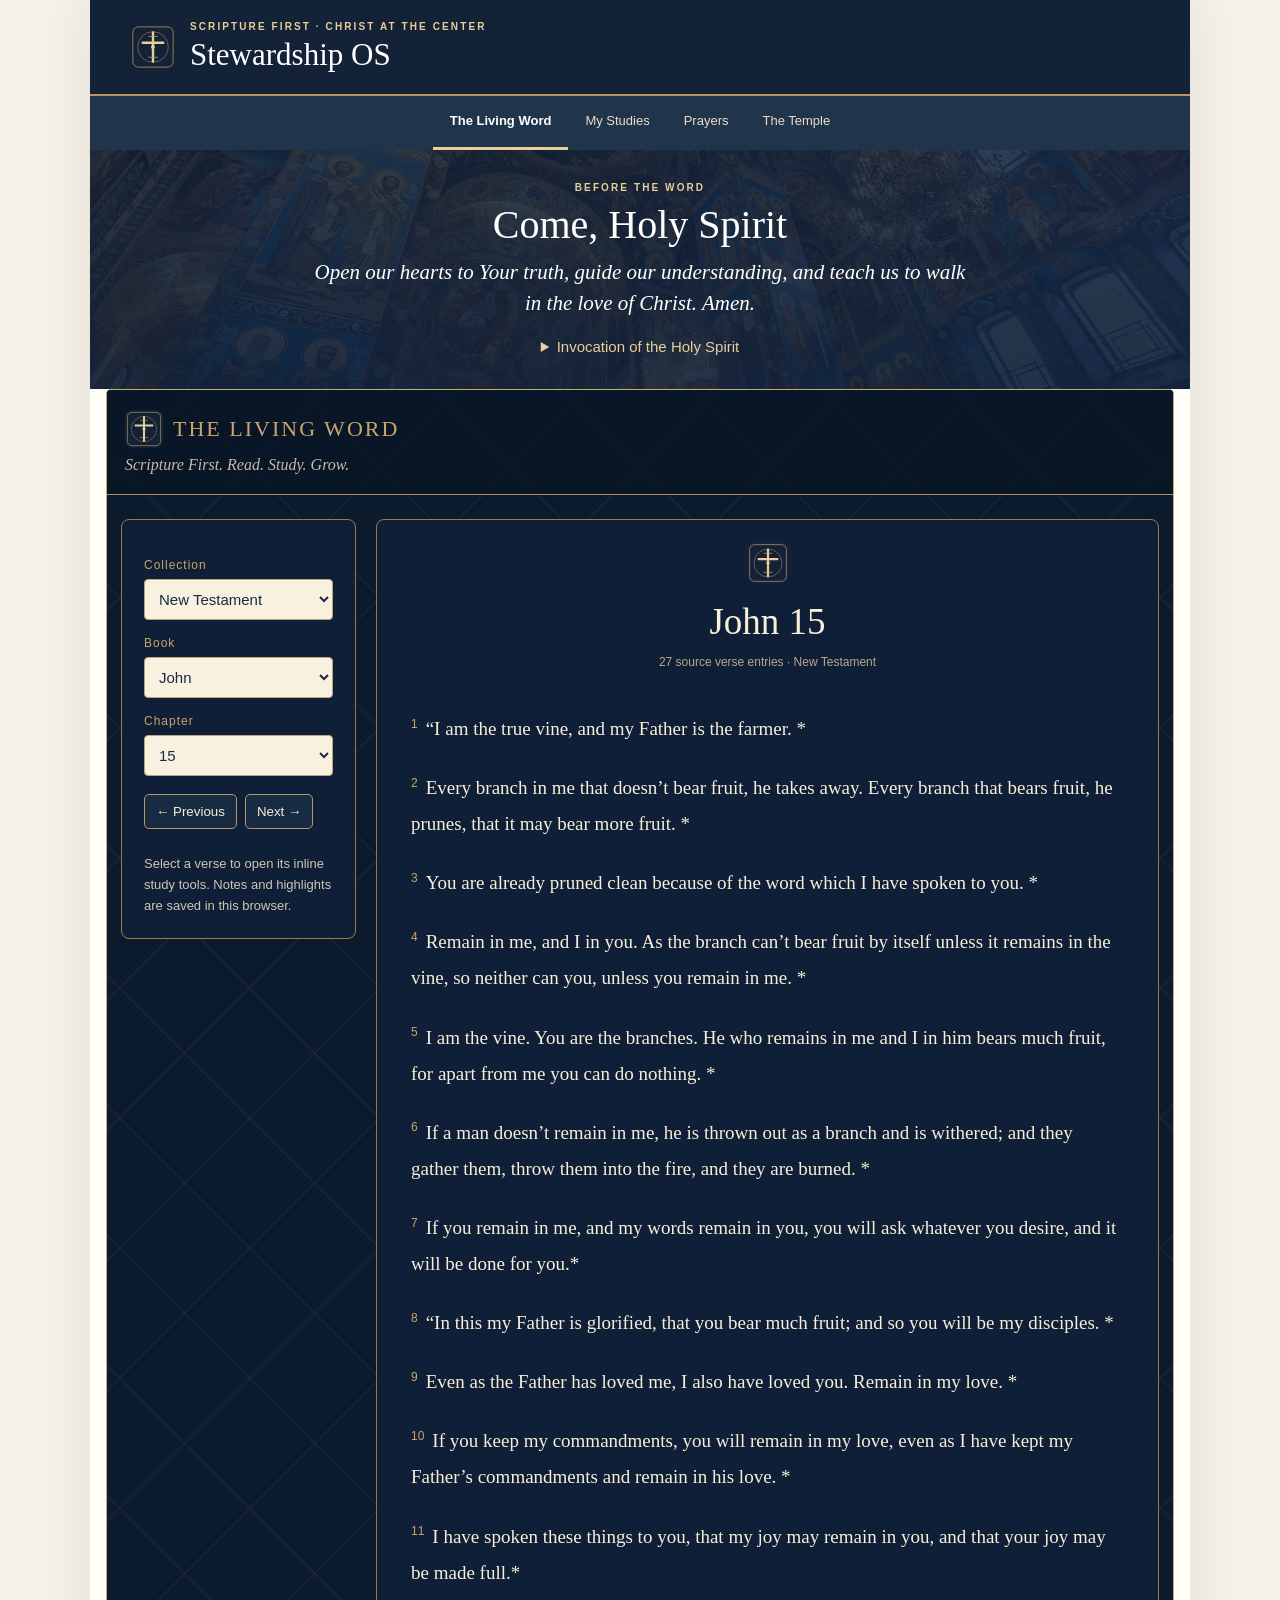
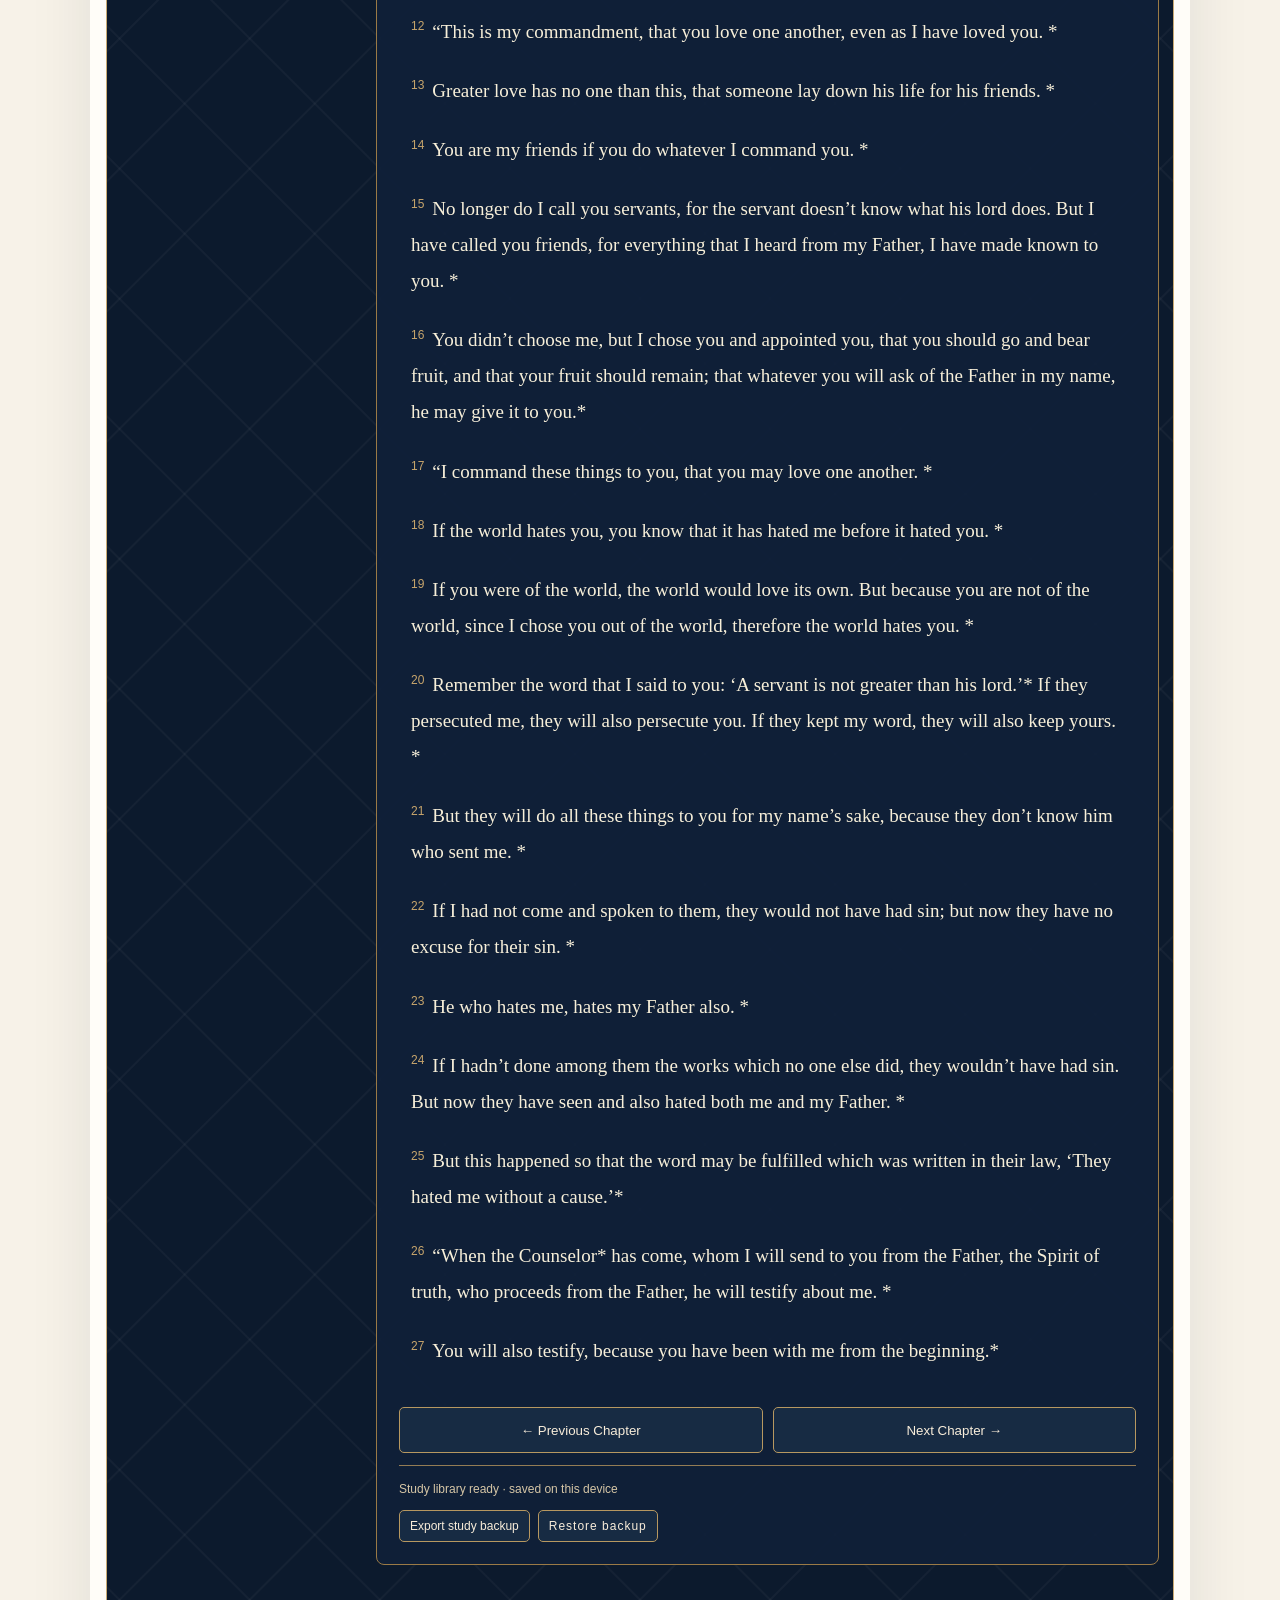
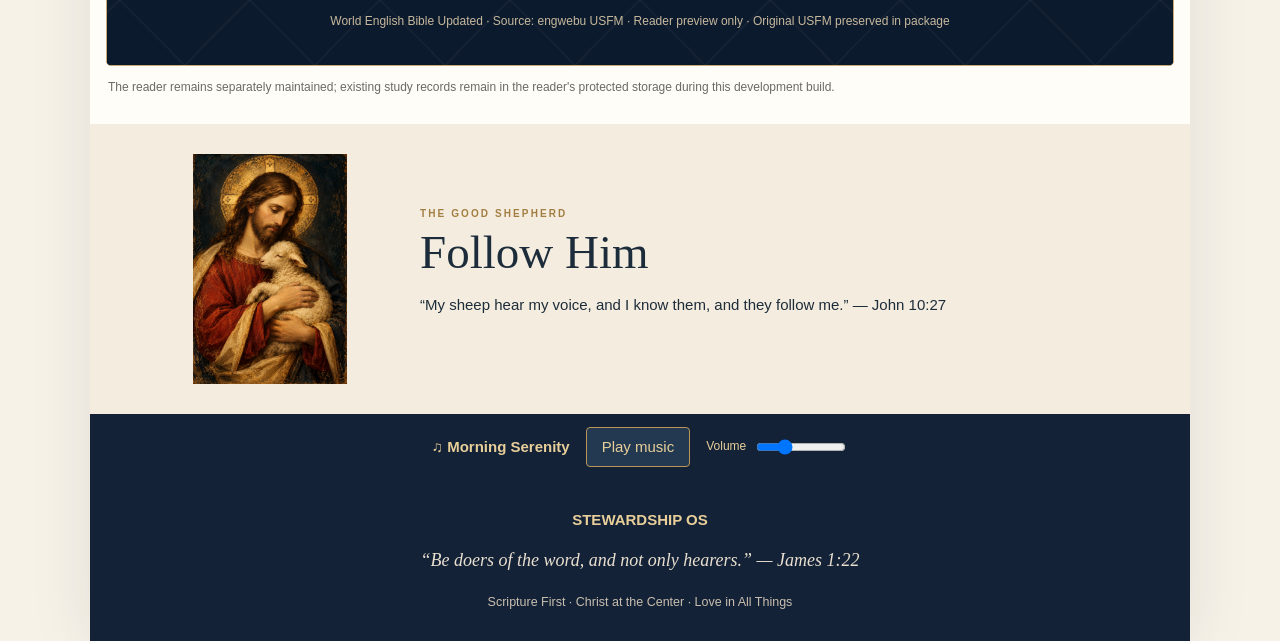
<file: index.html>
<!doctype html><html lang="en"><head><meta charset="utf-8"><meta name="viewport" content="width=device-width,initial-scale=1"><meta name="theme-color" content="#142238"><title>Stewardship OS · V15 Development</title><link rel="icon" href="reader/assets/stewardship-icon.svg"><link rel="stylesheet" href="shell.css"></head><body><div class="shell"><header class="mast"><div class="identity"><img src="reader/assets/stewardship-icon.svg" alt="Stewardship logo"><div><div class="eyebrow">SCRIPTURE FIRST · CHRIST AT THE CENTER</div><h1>Stewardship OS</h1></div></div><button id="menu" class="menu" aria-expanded="false" aria-controls="nav">☰ <span>Navigate</span></button></header><nav id="nav" aria-label="Primary"><button data-view="word" aria-current="page">The Living Word</button><button data-view="studies">My Studies</button><button data-view="prayers">Prayers</button><button data-view="temple">The Temple</button></nav><main><section class="view active" id="word"><div class="invocation"><div class="eyebrow">BEFORE THE WORD</div><h2>Come, Holy Spirit</h2><p>Open our hearts to Your truth, guide our understanding, and teach us to walk in the love of Christ. Amen.</p><details><summary>Invocation of the Holy Spirit</summary><p>Holy Spirit, lead us into truth. Give us wisdom to understand Your Word, humility to receive it, and courage to live it. May all we learn draw us closer to Jesus Christ and deepen our love for others. Amen.</p></details></div><div class="reader-frame"><iframe id="reader" src="reader/index.html" title="The Living Word — protected Scripture reader" loading="eager" scrolling="no"></iframe></div><p class="reader-note">The reader remains separately maintained; existing study records remain in the reader's protected storage during this development build.</p></section><section class="view section" id="studies"><div class="eyebrow">ROOTED IN THE WORD</div><h2>My Studies</h2><p>Academic understanding, Scripture connections, spiritual reflection, and your saved library—organized together.</p><div class="study-tabs" role="group" aria-label="My Studies sections"><button class="selected" data-study="biblical">Biblical Studies</button><button data-study="links">Scripture Connections</button><button data-study="reflection">Reflections</button><button data-study="library">My Library</button></div><div class="study-actions"><button type="button" id="refresh-library">Refresh saved Scripture records</button><span id="library-status" role="status"></span></div><div id="study-content" class="study-panel" aria-live="polite"><h3>Biblical Studies</h3><p>Examine historical context, original languages, translations, theology, and historical interpretations. This academic workspace will be connected to the verified study library in a subsequent build.</p></div></section><section class="view section" id="prayers"><div class="eyebrow">RESPOND IN PRAYER</div><h2>Prayer &amp; Devotion</h2><p>Curated foundational prayers. Further wording and prayer selection remain subject to your approval.</p><details open><summary>The Lord's Prayer · Traditional Liturgical Form</summary><p class="prayer">Our Father, who art in heaven, hallowed be thy name. Thy kingdom come, thy will be done, on earth as it is in heaven. Give us this day our daily bread, and forgive us our trespasses, as we forgive those who trespass against us. And lead us not into temptation, but deliver us from evil. For thine is the kingdom, and the power, and the glory, forever. Amen.</p><small>Traditional liturgical wording; the concluding doxology has a distinct textual history.</small></details><details><summary>Invocation of the Holy Spirit</summary><p class="prayer">Holy Spirit, lead us into truth. Give us wisdom to understand Your Word, humility to receive it, and courage to live it. May all we learn draw us closer to Jesus Christ and deepen our love for others. Amen.</p></details><p class="notice">The biblical wording of Matthew 6:9–13 must be verified against the approved source edition before display here. The traditional liturgical form above is not presented as a verbatim biblical quotation.</p></section><section class="view section" id="temple"><div class="eyebrow">A SEPARATE SPACE</div><h2>The Temple</h2><p>The original V14.2 Temple features are being inventoried for integration without introducing a second homepage.</p><p class="notice">The Temple is not yet integrated. V14.2 is retained as a development reference; we will not mislabel its entire legacy homepage as the Temple.</p></section><section class="shepherd"><img src="legacy_v14_reference/assets/good-shepherd-approved.png" alt="The Good Shepherd holding a lamb" loading="lazy"><div><div class="eyebrow">THE GOOD SHEPHERD</div><h2>Follow Him</h2><p>“My sheep hear my voice, and I know them, and they follow me.” — John 10:27</p></div></section></main><div class="music"><strong>♫ Morning Serenity</strong><button id="musicToggle" aria-pressed="false">Play music</button><label>Volume <input id="volume" type="range" min="0" max="100" value="28"></label><audio id="audio" src="legacy_v14_reference/assets/forest-morning-serenity.mp3" preload="none" loop></audio></div><footer><strong>STEWARDSHIP OS</strong><p>“Be doers of the word, and not only hearers.” — James 1:22</p><small>Scripture First · Christ at the Center · Love in All Things</small></footer></div><script src="shell.js" defer></script></body></html>
</file>
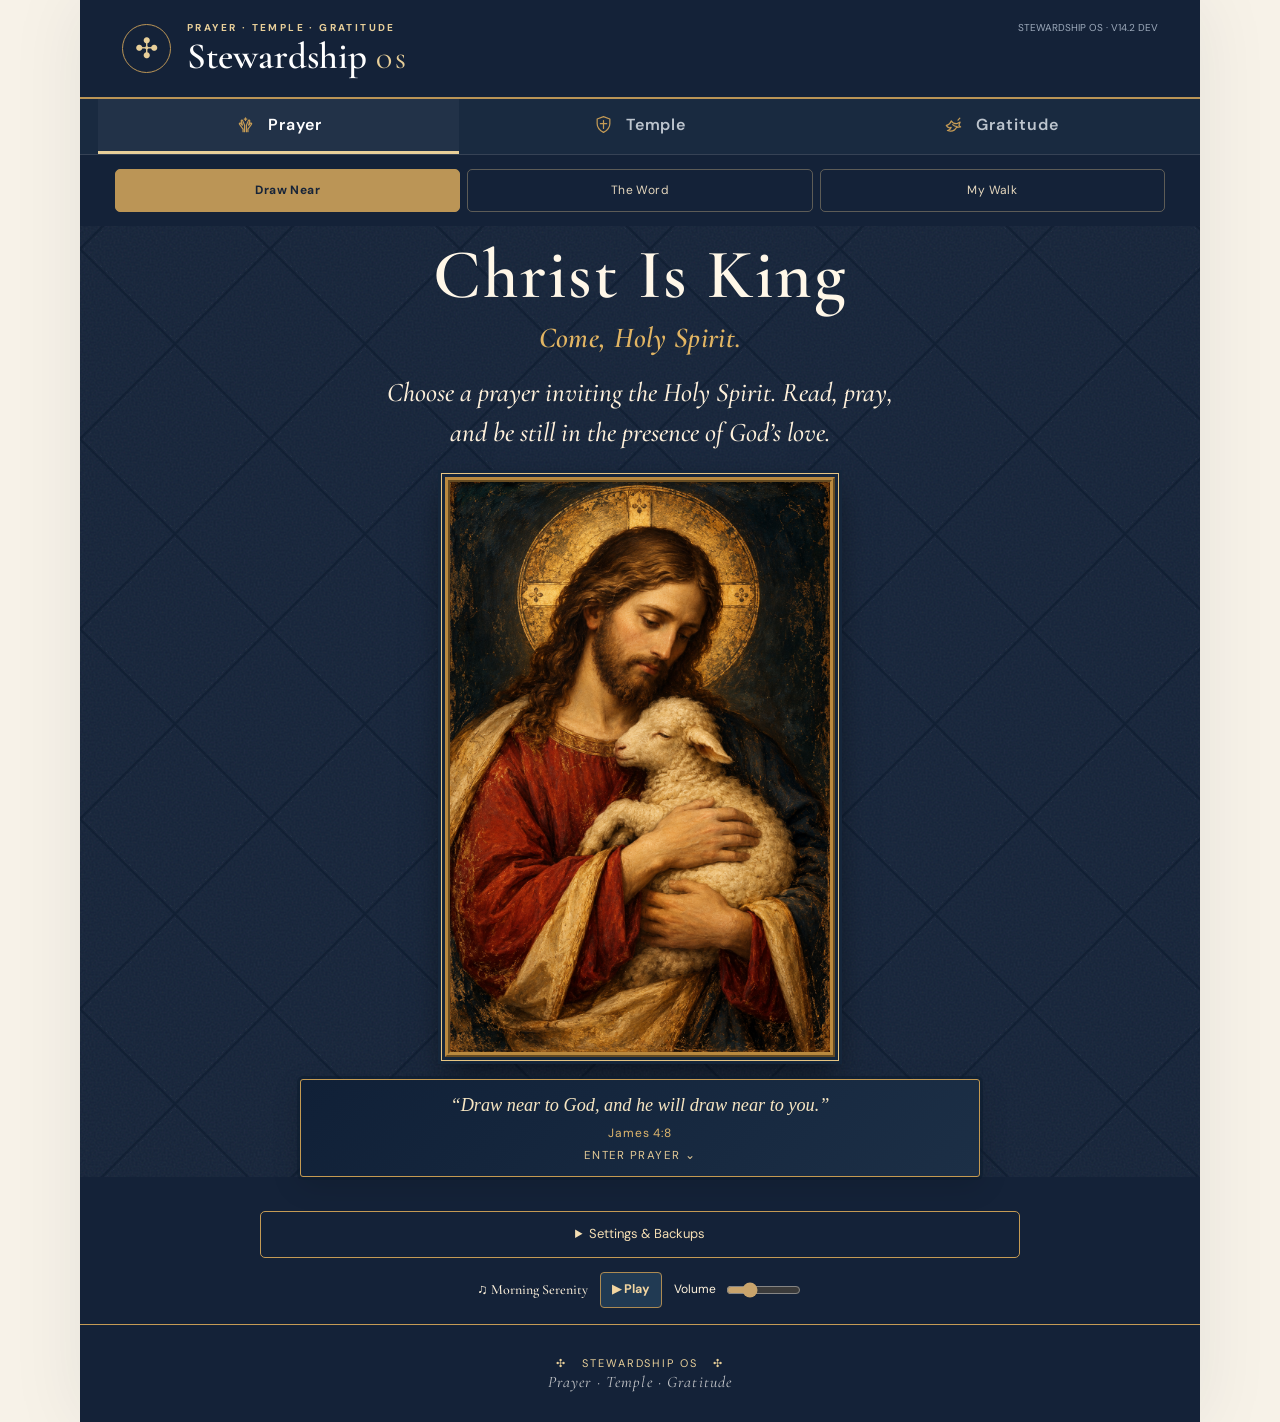
<file: legacy_v14_reference/index.html>
<!DOCTYPE html>

<html lang="en"><head><meta charset="utf-8"/><meta content="width=device-width, initial-scale=1, viewport-fit=cover" name="viewport"/><meta content="#142238" name="theme-color"/><meta content="Stewardship OS — Prayer, Temple, Gratitude." name="description"/><link href="manifest.webmanifest" rel="manifest"/><link href="assets/icon.svg" rel="icon" type="image/svg+xml"/><link href="styles.css?v=20261022-v14-2-dev" rel="stylesheet"/><title>Stewardship OS · Prayer · Temple · Gratitude</title></head>
<body><div class="app-shell">
<header class="masthead"><div aria-hidden="true" class="brandmark">✣</div><div><div class="eyebrow">PRAYER · TEMPLE · GRATITUDE</div><h1>Stewardship <em>OS</em></h1></div><span class="version">STEWARDSHIP OS · V14.2 DEV</span></header>
<nav aria-label="Main navigation" class="tabs"><button aria-current="page" class="tab active" data-view="prayer"><svg class="nav-sacred-icon" viewBox="0 0 24 24" aria-hidden="true"><path d="M10.8 21V12.8L8.4 7.1c-.5-1.2-2.1-.6-1.8.6l1.5 5.2-2.2-2.4c-.8-.9-2.2.2-1.5 1.2l4.5 6.2V21"/><path d="M13.2 21V12.8l2.4-5.7c.5-1.2 2.1-.6 1.8.6l-1.5 5.2 2.2-2.4c.8-.9 2.2.2 1.5 1.2l-4.5 6.2V21"/><path d="M12 3.5v3.3M10.35 5.15h3.3"/></svg> <span>Prayer</span></button><button class="tab" data-view="toil"><svg class="nav-sacred-icon" viewBox="0 0 24 24" aria-hidden="true"><path d="M12 2 20 5v6c0 5.2-3.3 8.5-8 11-4.7-2.5-8-5.8-8-11V5z"/><path d="M12 7v10M8 11h8"/></svg> <span>Temple</span></button><button class="tab" data-view="journal"><svg class="nav-sacred-icon" viewBox="0 0 24 24" aria-hidden="true"><path d="M3 13c3.2-.4 4.8-2.2 6.1-5.5 1.6 2.5 3.6 3.7 6.8 3.5l4.5-2-1.6 4.1 2.2 2-5.1.4c-2 4-6.2 5.8-11.6 4.1 2.6-.5 4-2 4.7-3.9-2.3.9-4.4.4-6-2.2Z"/><path d="M11 12.2c1.5 1.5 3.2 2.2 5.5 2.5"/><path d="M17.7 6.5 20 4"/></svg> <span>Gratitude</span></button></nav>
<main>
<section aria-label="Prayer" class="view active" id="view-prayer"><div aria-label="Prayer modes" class="prayer-library-bar" role="group"><button class="mode-btn selected" id="modeGuided">Draw Near</button><button class="mode-btn" id="modeLibrary">The Word</button><button class="mode-btn" id="modePrepare">My Walk</button></div><div class="invocation-panel" id="invocationPanel"><h2>Christ Is King</h2><h3 class="invocation-subtitle">Come, <i>Holy Spirit.</i></h3><p class="invocation-line">Choose a prayer inviting the Holy Spirit. Read, pray, and be still in the presence of God’s love.</p><div class="invocation-selector"><button aria-controls="invocationMenu" aria-expanded="false" class="invocation-menu-toggle" id="invocationMenuToggle" type="button">Invite the Holy Spirit <span aria-hidden="true">⌄</span></button><div aria-label="Choose a prayer inviting the Holy Spirit" class="invocation-menu hidden" id="invocationMenu" role="group"></div></div><article class="invocation-text hidden" id="invocationText"></article><a class="invocation-scripture-link hidden" id="invocationScriptureLink" rel="noopener noreferrer" target="_blank">Read in Scripture ↗</a><img alt="Christ the Good Shepherd tenderly holding a lamb" class="shepherd-art" decoding="async" loading="lazy" src="assets/good-shepherd-approved.png"/></div><div class="prepare-panel hidden" id="preparePanel"><div class="section-kicker dark">WALKING IN FAITH</div><h2>My Walk</h2><p class="prepare-intro">Your personal collection of Scripture, prayer, and reflection.</p><div class="panel personal-walk" id="myWalkCollection"><div class="panel-label">MY SCRIPTURES</div><h3>Scriptures I Carry</h3><p>Keep the passages you return to, with your own reflections and prayers.</p><div class="button-row"><button class="btn secondary" id="addPersonalPassage" type="button">+ Add a passage</button></div><div class="subpanel hidden" id="personalEditor"><fieldset class="scripture-picker"><legend>Choose Scripture</legend><label for="scriptureBook">Book</label><select id="scriptureBook" aria-label="Bible book"><option value="">Choose a Bible book</option></select><label for="scriptureChapter">Chapter</label><select disabled="" id="scriptureChapter"><option value="">Choose a book first</option></select><label for="scriptureStartVerse">Starting verse (leave blank for whole chapter)</label><select disabled="" id="scriptureStartVerse"><option value="">Choose a chapter first</option></select><label for="scriptureEndVerse">Ending verse (optional; same chapter)</label><select disabled="" id="scriptureEndVerse"><option value="">Optional ending verse</option></select><p aria-live="polite" class="hint" id="scripturePickerStatus">Choose a book and chapter.</p></fieldset><label for="personalReference">Selected Scripture reference</label><input id="personalReference" maxlength="120" placeholder="Choose above, or retain your saved reference" readonly=""/><label for="personalTitle">Title (optional)</label><input id="personalTitle" maxlength="100" placeholder="A reminder of hope"/><label for="personalCategory">Collection or theme</label><input id="personalCategory" maxlength="70" placeholder="Trust, Family, Prayer…"/><label for="personalThought">My reflection</label><textarea id="personalThought" placeholder="Your thoughts on this passage" rows="4"></textarea><label for="personalPrayer">My prayer (optional)</label><textarea id="personalPrayer" placeholder="A prayer connected to this passage" rows="3"></textarea><label><input id="personalGoTo" type="checkbox"/> Go-to Scripture</label><div class="button-row"><button class="btn primary" id="savePersonalPassage" type="button">Save passage</button><button class="btn subtle" id="cancelPersonalPassage" type="button">Cancel</button></div></div><div class="library-filters"><label for="personalFilter">Find in My Scriptures</label><input id="personalFilter" placeholder="Search your passages and thoughts" type="search"/></div><div class="personal-list" id="personalList"></div></div><div class="prepare-sections hidden" id="prepareSections"></div></div><div class="library-panel hidden" id="libraryPanel"><div class="section-kicker dark">ROOTED IN SCRIPTURE</div><h2>The Word</h2><p>Begin with Scripture. Pray. Study. Delight in the Good News.</p><section aria-label="Scripture navigation" class="scripture-navigation"><div class="section-kicker dark">EXPLORE THE WORD</div><h3>Browse Scripture</h3><p>Discover passages for prayer, reflection, and study.</p><div hidden=""><input id="librarySearch" type="search"/><select id="libraryCategory"></select></div><div class="button-row"><button class="btn primary" id="wordAddPersonalPassage" type="button">Find Any Scripture · Save to My Walk</button></div><div class="section-kicker dark reader-kicker">READ THE BIBLE</div><div class="bible-preferences" id="biblePreferencePanel"><div><label for="bibleProvider">Bible Reader</label><select id="bibleProvider"><option value="youversion">Bible App · YouVersion</option><option value="biblehub">Bible Hub · Study</option></select></div><div><label for="bibleTranslation">Translation</label><select id="bibleTranslation"><option>KJV</option><option>ESV</option><option>NIV</option><option>NASB</option><option>NKJV</option><option>NLT</option></select></div></div><div class="bible-provider-links"><a href="https://www.bible.com/bible" rel="noopener noreferrer" target="_blank">Open Bible App ↗</a><a href="https://biblehub.com/" rel="noopener noreferrer" target="_blank">Bible Hub · Study ↗</a></div></section><button hidden="" id="openMyWalk" type="button">My Scriptures</button><section class="deeper-study-hub" aria-labelledby="deeperStudyTitle"><div class="section-kicker dark">GO DEEPER</div><h3 id="deeperStudyTitle">Deeper Study</h3><p>Explore the original languages and the witness of Christian history. Scripture remains the foundation; these resources provide context, not equal authority.</p><details><summary>Study the Text · Languages &amp; Translations</summary><p>Compare translations, Hebrew and Greek wording, and ancient-language witnesses. Consult context rather than relying on an isolated dictionary definition.</p><div class="study-resource-links"><a href="https://www.stepbible.org/" target="_blank" rel="noopener noreferrer">STEP Bible · Hebrew &amp; Greek text ↗</a><a href="https://www.blueletterbible.org/" target="_blank" rel="noopener noreferrer">Blue Letter Bible · Interlinear &amp; lexicons ↗</a><a href="https://www.sefaria.org/texts/Tanakh" target="_blank" rel="noopener noreferrer">Sefaria · Hebrew Bible &amp; translations ↗</a><a href="https://www.bible.com/bible" target="_blank" rel="noopener noreferrer">YouVersion · Bible translations ↗</a><a href="https://biblehub.com/" target="_blank" rel="noopener noreferrer">Bible Hub · Parallel translations ↗</a><a href="https://cal.huc.edu/" target="_blank" rel="noopener noreferrer">Comprehensive Aramaic Lexicon · Aramaic/Syriac ↗</a></div></details><details><summary>Wisdom Through the Ages · Church Elders &amp; Historical Texts</summary><p>Explore early Christian authors and later commentators. Writings outside the Bible are labeled historical or noncanonical; their standing varies among Christian traditions.</p><div class="study-resource-links"><a href="https://www.newadvent.org/fathers/" target="_blank" rel="noopener noreferrer">Church Fathers · New Advent ↗</a><a href="https://www.ccel.org/fathers" target="_blank" rel="noopener noreferrer">Early Church Fathers · CCEL ↗</a><a href="https://www.earlychristianwritings.com/" target="_blank" rel="noopener noreferrer">Early Christian Writings · Including noncanonical texts ↗</a><a href="https://www.earlyjewishwritings.com/" target="_blank" rel="noopener noreferrer">Early Jewish Writings · Historical context ↗</a></div></details><p class="study-hub-note">For passage-specific study links and suggested historical commentaries, open a Scripture reflection below.</p></section><section id="libraryBrowse"><div class="section-kicker dark">SCRIPTURE CATEGORIES</div><p class="library-count" id="libraryCount"></p><div class="library-results" id="libraryResults"></div></section><article class="library-detail hidden" id="libraryDetail"><button class="btn subtle" id="libraryBack" type="button">← Back to categories</button></article></div></section>
<section aria-label="Temple" class="view" id="view-toil"><div class="page-intro"><div class="section-kicker dark">STEWARDSHIP OF THE BODY</div><h2>Temple</h2><p>Train with intention. Choose EMOM or record a traditional workout.</p></div>
<div aria-label="Training mode" class="mode-switch" role="group"><button class="mode-btn" id="trainingTraditional" type="button">Traditional</button><button class="mode-btn selected" id="trainingEmom" type="button">EMOM</button></div><div class="panel hidden" id="traditionalPanel"><div class="panel-label">TRADITIONAL WORKOUT</div><h3>Record your training</h3><p>Log an exercise after training or use the optional timer. Add as many exercises as you need.</p><label for="traditionalExercise">Exercise</label><input id="traditionalExercise" maxlength="100" placeholder="e.g., Bench press"/><div class="form-grid"><div><label for="traditionalSets">Sets</label><input id="traditionalSets" max="1000" min="0" type="number" value="3"/></div><div><label for="traditionalReps">Reps per set</label><input id="traditionalReps" max="10000" min="0" type="number" value="10"/></div></div><label for="traditionalWeight">Weight / load (optional)</label><input id="traditionalWeight" maxlength="60" placeholder="e.g., 135 lb"/><div class="form-grid"><div><label for="traditionalDuration">Duration (minutes)</label><input id="traditionalDuration" max="1440" min="0" type="number" value="30"/></div><div><label for="traditionalRest">Rest between sets (seconds)</label><input id="traditionalRest" max="3600" min="0" type="number" value="60"/></div></div><label for="traditionalTimerMode">Timer</label><select id="traditionalTimerMode"><option value="none">No timer</option><option value="countdown">Countdown</option><option value="stopwatch">Stopwatch</option><option value="rest">Rest countdown</option></select><div class="traditional-timer"><div class="big-timer" id="traditionalClock" role="timer">00:00</div><div class="button-row"><button class="btn secondary" id="traditionalStart" type="button">Start / Resume</button><button class="btn subtle" id="traditionalPause" type="button">Pause</button><button class="btn subtle" id="traditionalReset" type="button">Reset</button></div></div><label for="traditionalNotes">Workout notes (optional)</label><textarea id="traditionalNotes" placeholder="How did it feel?" rows="2"></textarea><div class="button-row"><button class="btn secondary" id="traditionalAdd" type="button">+ Add exercise</button><button class="btn primary" id="traditionalSave" type="button">Save session</button></div><p class="hint" id="traditionalStatus"></p><div class="personal-list" id="traditionalEntries"></div></div><div class="panel" id="workoutSetup"><div class="panel-label">PREPARE YOUR WORK</div><label for="categorySelect">Category</label><select id="categorySelect"></select><label for="exerciseSelect">Exercise</label><select id="exerciseSelect"></select><div class="exercise-description" id="exerciseDescription"></div><button class="text-button" id="toggleExerciseEditor">+ Create or edit an exercise</button><div class="subpanel hidden" id="exerciseEditor"><label for="exerciseName">Exercise name</label><input id="exerciseName" maxlength="80" placeholder="e.g., Goblet squat"/><label for="exerciseCategory">Category</label><select id="exerciseCategory"><option>Push</option><option>Pull</option><option>Legs</option><option>Core</option><option>Conditioning</option><option>Mobility</option><option>Custom</option></select><label for="exerciseUnit">Default measure</label><select id="exerciseUnit"><option value="reps">Repetitions</option><option value="seconds">Seconds</option></select><label for="exerciseInfo">Description / form cue (optional)</label><textarea id="exerciseInfo" maxlength="240" placeholder="Short movement cue" rows="2"></textarea><div class="button-row"><button class="btn secondary" id="saveExercise">Save exercise</button><button class="btn subtle" id="deleteExercise">Delete selected</button><button class="btn subtle" id="cancelExercise">Cancel</button></div><p class="hint" id="exerciseEditorMessage"></p></div><label for="unitSelect">Measure</label><select id="unitSelect"><option value="reps">Repetitions</option><option value="seconds">Seconds</option></select><div class="form-grid"><div><label for="repsInput" id="quantityLabel">Repetitions each minute</label><input id="repsInput" inputmode="numeric" max="1000" min="1" type="number" value="10"/></div><div><label for="minutesInput">Total minutes</label><input id="minutesInput" inputmode="numeric" max="180" min="1" type="number" value="10"/></div></div><label for="loadInput">Weight / load (optional)</label><input id="loadInput" maxlength="60" placeholder="e.g., two 25 lb dumbbells"/><div class="options"><label><input checked="" id="prepCountdown" type="checkbox"/> 5-second preparation</label><label><input checked="" id="workoutChime" type="checkbox"/> Minute chime</label></div><div class="workout-preview" id="workoutPreview"></div><button class="btn primary full" id="beginWorkout">Begin EMOM <span aria-hidden="true">→</span></button></div>
<div class="workout-active hidden" id="workoutActive"><div class="section-kicker dark">THE WORK BEFORE YOU</div><h2 id="activeExerciseName"></h2><div class="round-label" id="roundLabel"></div><div class="big-timer" id="workoutClock" role="timer">01:00</div><div class="timer-track"><div id="timerFill"></div></div><div class="rep-callout" id="repCallout"></div><p class="timer-message" id="timerMessage"></p><div class="button-row center"><button class="btn primary" id="pauseWorkout">Pause</button><button class="btn secondary" id="endWorkout">Finish Early</button></div><p class="hint center">Your timer uses elapsed clock time, so returning to the app won't reset your workout.</p></div>
<dialog class="sanctuary-dialog" id="endWorkoutDialog"><h2>Finish this session?</h2><p>Only fully elapsed rounds will count toward your estimated total. You can correct the actual amount before saving.</p><div class="button-row"><button class="btn subtle" id="cancelEarly">Keep Going</button><button class="btn primary" id="confirmEarly">Finish Early</button></div></dialog><div class="panel hidden" id="workoutReview"><div class="panel-label">RECORD YOUR WORK</div><h2 id="reviewTitle">Well done.</h2><h3 class="review-exercise" id="reviewExercise"></h3><p id="reviewDescription"></p><div class="summary-grid" id="reviewSummary"></div><label for="actualReps" id="actualLabel">Actual total repetitions (optional correction)</label><input id="actualReps" inputmode="numeric" max="1000000" min="0" type="number"/><p class="hint">Pre-filled with the target amount for completed rounds. Edit to record your actual total, or leave unchanged to use the estimate.</p><label for="workoutNote">Workout note (optional)</label><textarea id="workoutNote" maxlength="2000" placeholder="How did it feel?" rows="2"></textarea><div class="button-row"><button class="btn primary" id="saveWorkout">Save to Temple</button><button class="btn subtle" id="discardWorkout">Discard</button></div></div>
<div class="panel"><div class="panel-label">WORKOUT HISTORY · TEMPLE</div><p class="weekly-summary" id="weeklySummary"></p><div class="history-list" id="historyList"></div><button class="btn subtle hidden" id="historyViewAll" type="button">View all workouts</button></div></section>
<section aria-label="Journal" class="view" id="view-journal"><div class="page-intro"><div class="section-kicker dark">A RECORD OF FAITHFUL DAYS</div><h2>Gratitude</h2></div><div class="panel"><div class="panel-label">A MOMENT OF THANKSGIVING</div><label for="reflectionDate">Date</label><input id="reflectionDate" type="date"/><label for="gratitudeTitle">Title <span class="optional">optional</span></label><input id="gratitudeTitle" maxlength="100" placeholder="A prayer answered"/><label for="gratitudeNote">Your reflection</label><textarea id="gratitudeNote" placeholder="Heavenly Father, today I give You thanks for…" rows="9"></textarea><label class="goodness-check"><input id="goodnessFlag" type="checkbox"/> God’s Goodness</label><p class="hint">Mark this reflection to find it later under God’s Goodness.</p><p class="autosave" id="autosaveStatus">Reflections save automatically on this device.</p></div><section aria-label="Saved gratitude letter" class="correspondence-view hidden" id="gratitudeLetterView" tabindex="-1"><div class="letter-toolbar"><button class="btn subtle" id="gratitudeLetterBack" type="button">← Back to journal</button><button class="btn secondary" id="gratitudeLetterEdit" type="button">Edit reflection</button></div><article class="byzantine-letter"><div aria-hidden="true" class="letter-ornament">✝</div><p class="letter-date" id="gratitudeLetterDate"></p><h3 id="gratitudeLetterTitle"></h3><p class="letter-goodness hidden" id="gratitudeLetterGoodness">God’s Goodness</p><div class="letter-content" id="gratitudeLetterContent"></div><div aria-hidden="true" class="letter-ornament">✝</div></article></section><div class="panel gratitude-seek"><div class="panel-label">SEEK</div><label for="gratitudeSeekText">Find a reflection</label><input id="gratitudeSeekText" placeholder="Search your saved reflections" type="search"/><label for="gratitudeSeekType">Show</label><select id="gratitudeSeekType"><option value="all">All Entries</option><option value="goodness">God’s Goodness</option></select><div aria-live="polite" class="personal-list" id="gratitudeSeekResults"></div></div></section>
</main><details class="settings-drawer"><summary>Settings &amp; Backups</summary><div class="panel backup-panel"><div class="panel-label">KEEP YOUR RECORD</div><p>Records are stored privately in this browser. Export a backup before changing devices or clearing browser data.</p><div class="button-row"><button class="btn secondary" id="exportData">Export Backup</button><label class="btn subtle file-label" for="importData">Import Backup</label><input accept="application/json,.json" class="sr-only" id="importData" type="file"/></div><p class="hint" id="backupStatus"></p></div></details><div aria-label="Optional prayer music" class="heavenly-audio heavenly-footer"><div><strong>♫ Morning Serenity</strong></div><button aria-pressed="false" class="btn secondary" id="musicToggle" type="button">♫ Music Off</button><label for="musicVolume">Volume <input id="musicVolume" max="100" min="0" type="range" value="28"/></label><audio id="prayerAudio" loop="" preload="none" src="assets/forest-morning-serenity.mp3"></audio></div><footer>✣   STEWARDSHIP OS   ✣<br/><span>Prayer · Temple · Gratitude</span></footer></div><script defer="" src="prayer-library.js"></script><script defer="" src="backup-core.js"></script><script defer="" src="app.js?v=20261022-v14-2-dev"></script><script defer="" src="study.js?v=20261022-v14-2-dev"></script><script defer="" src="sanctuary-invitations.js?v=20261022-v14-2-dev"></script><script defer="" src="classic-layout.js?v=20261022-v14-2-dev"></script></body></html>
</file>
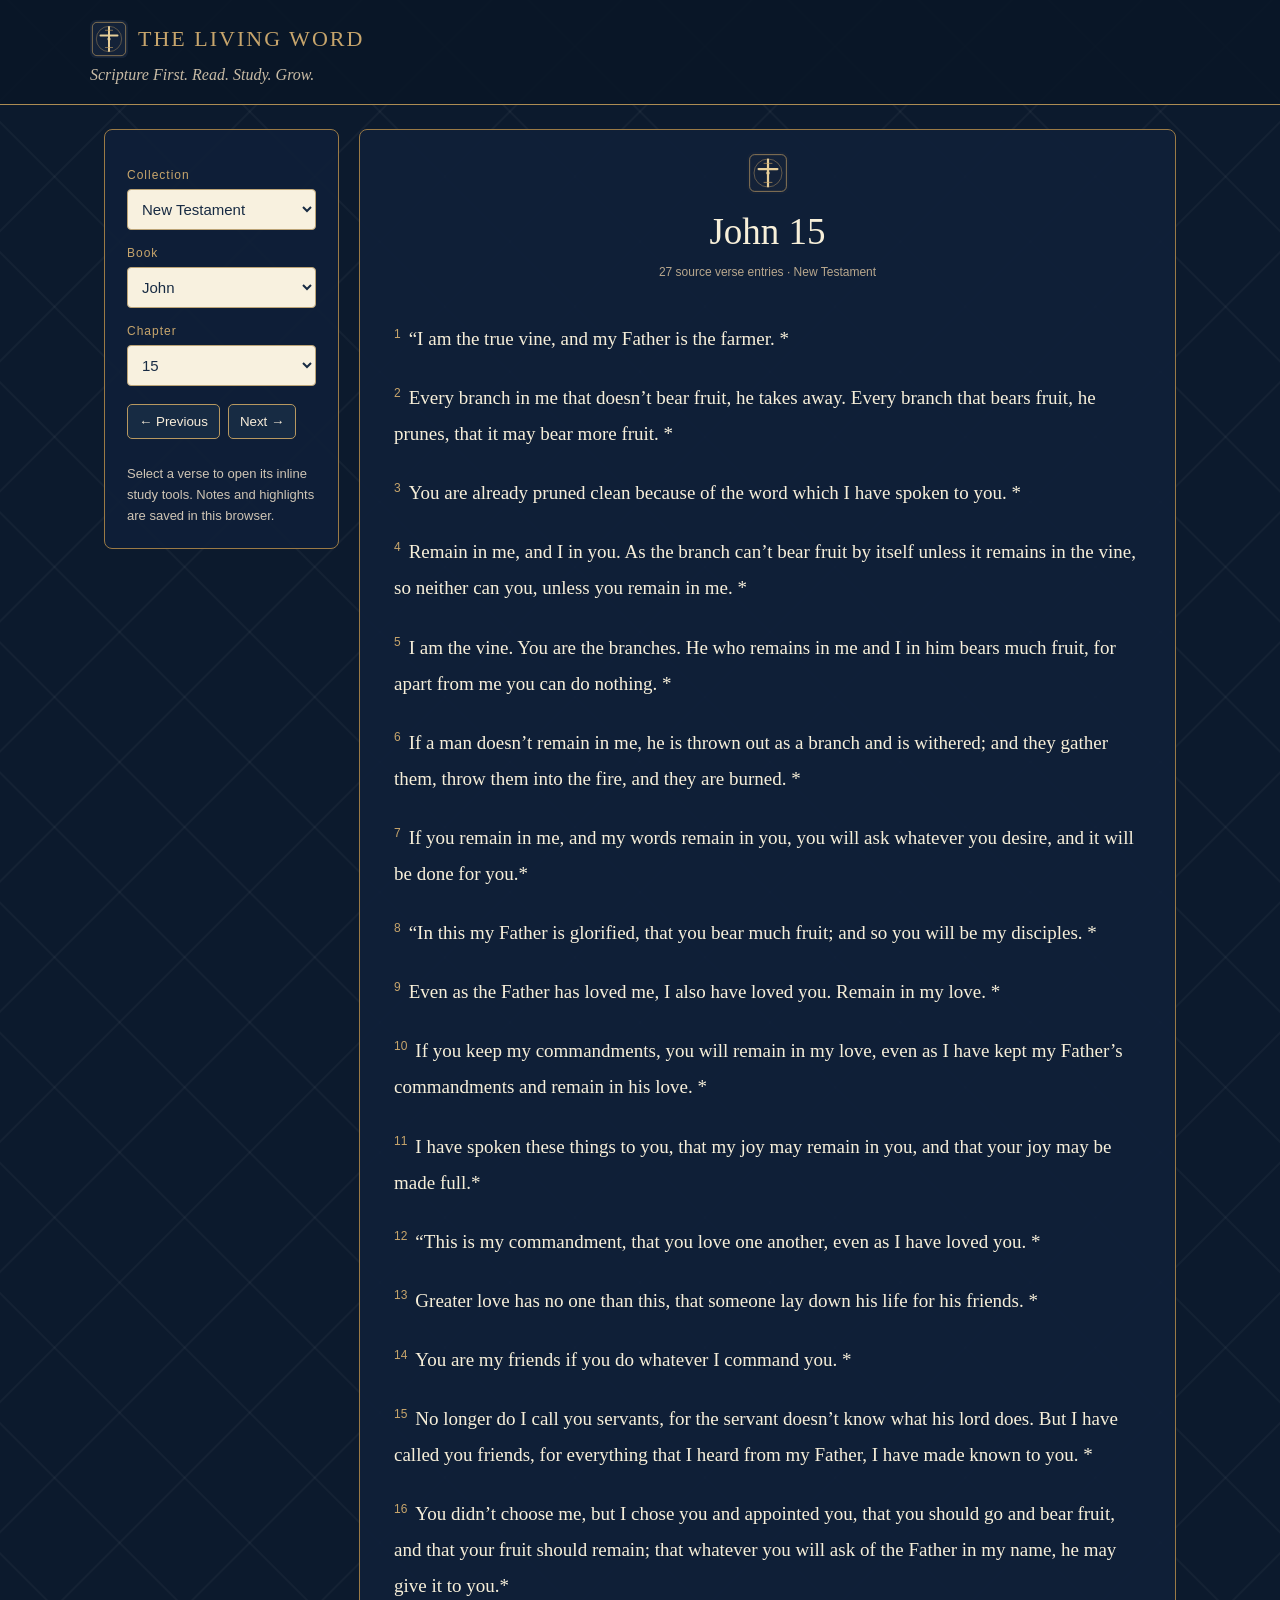
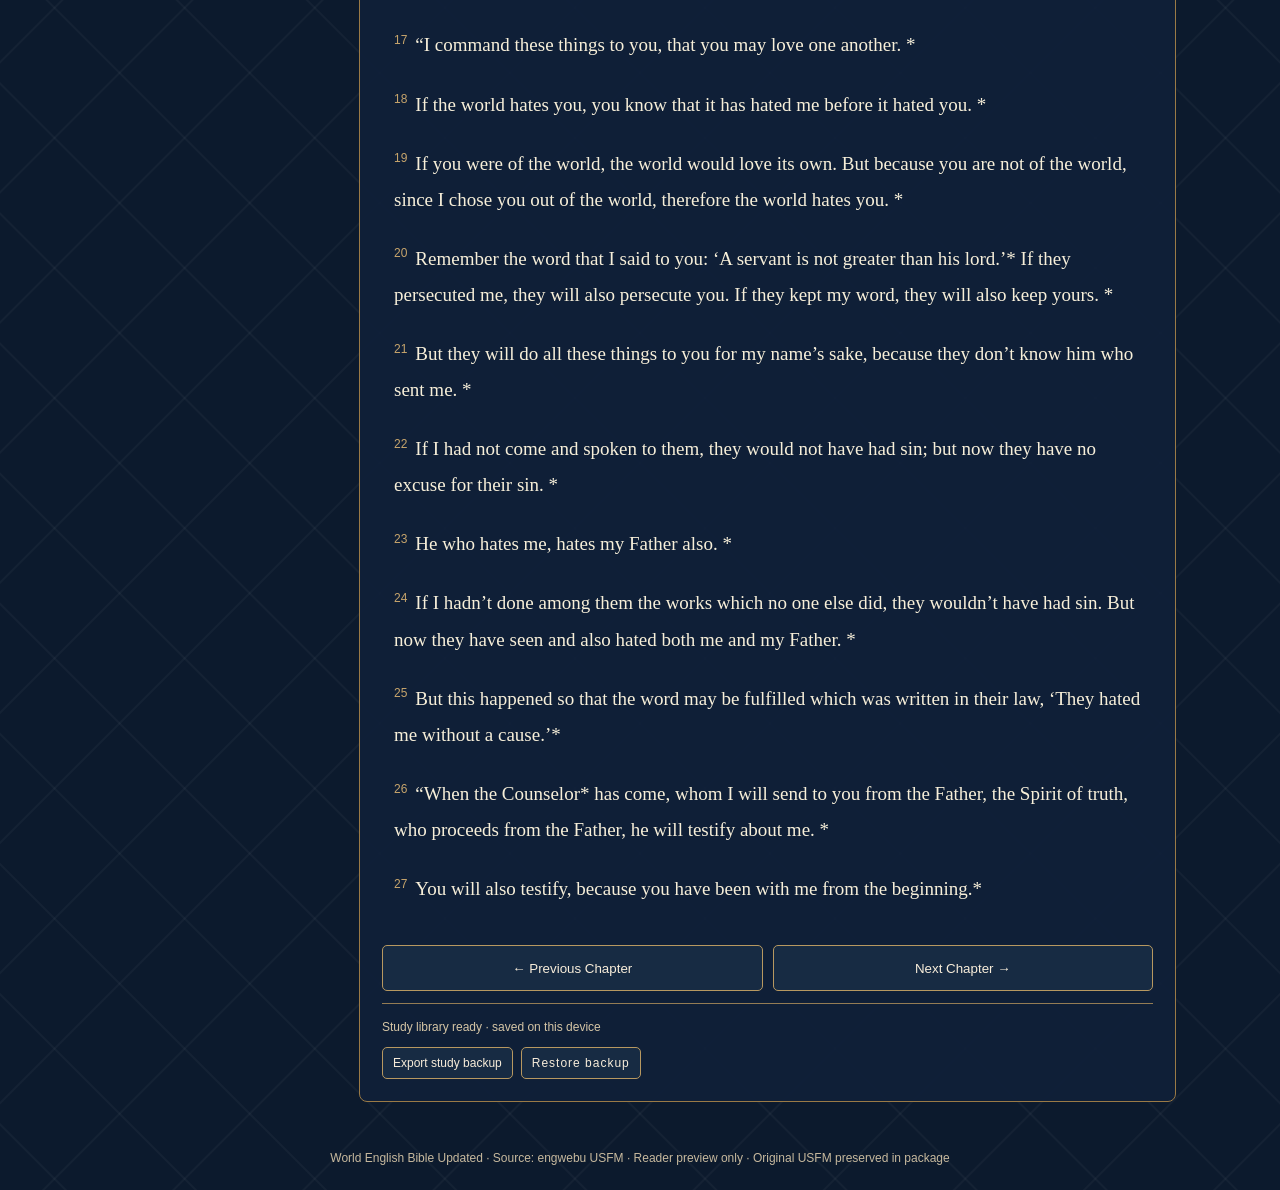
<file: reader/index.html>
<!doctype html><html lang="en"><head><meta charset="utf-8"><meta name="viewport" content="width=device-width,initial-scale=1"><title>The Living Word · V15 Reader Preview</title><link rel="stylesheet" href="style.css"></head><body><header><div class="brand"><img class="brand-logo" src="assets/stewardship-icon.svg" alt="Stewardship cross and circle"> THE LIVING WORD</div><div class="sub">Scripture First. Read. Study. Grow.</div></header><main><section class="nav"><label for="group">Collection</label><select id="group"></select><label for="book">Book</label><select id="book"></select><label for="chapter">Chapter</label><select id="chapter"></select><div class="actions"><button id="prev">← Previous</button><button id="next">Next →</button></div><div class="hint">Select a verse to open its inline study tools. Notes and highlights are saved in this browser.</div></section><section class="reader"><div class="chapterhead"><img class="chapter-logo" src="assets/stewardship-icon.svg" alt=""><h1 id="title">The Living Word</h1><p id="status">Loading Scripture…</p></div><div id="verses"></div><div class="bottom-nav"><button id="prev-verse">← Previous Chapter</button><button id="next-verse">Next Chapter →</button></div><div class="study-storage"><span id="save-status" role="status">Opening study library…</span><div class="backup-actions"><button id="export-study">Export study backup</button><label class="import-label" for="import-study">Restore backup</label><input type="file" id="import-study" accept="application/json,.json"></div></div></section></main><footer>World English Bible Updated · Source: engwebu USFM · Reader preview only · Original USFM preserved in package</footer><script src="app.js"></script></body></html>
</file>
<file: shell.css>
:root{--navy:#142238;--gold:#bb9556;--light:#e8cf99;--paper:#f7f2e8;--cream:#fffdf8;--ink:#1d2c3a}*{box-sizing:border-box}body{margin:0;background:var(--paper);color:var(--ink);font:15px/1.6 'DM Sans',Arial,sans-serif}button,input{font:inherit}button{cursor:pointer}.shell{max-width:1100px;margin:auto;min-height:100vh;background:var(--cream);box-shadow:0 0 60px #14223818}.mast{background:var(--navy);color:#fff;padding:19px clamp(16px,4vw,40px);display:flex;justify-content:space-between;align-items:center;border-bottom:2px solid var(--gold)}.identity{display:flex;gap:14px;align-items:center}.identity img{width:46px;height:46px}.eyebrow{font-size:10px;letter-spacing:.21em;color:#a37e42;font-weight:700}.mast .eyebrow{color:var(--light)}h1,h2{font-family:'Cormorant Garamond',Georgia,serif;font-weight:500;line-height:1.1}h1{font-size:31px;margin:3px 0}h2{font-size:clamp(32px,5vw,47px);margin:9px 0}.menu{display:none;background:none;border:1px solid #c7a56c;color:#f7efd9;padding:9px 12px;border-radius:4px}nav{display:flex;justify-content:center;flex-wrap:wrap;background:#20344b;padding:0 10px}nav button{color:#e9ddc7;background:transparent;border:0;border-bottom:3px solid transparent;padding:15px 17px;font-size:13px}nav button[aria-current=page]{border-bottom-color:var(--light);color:white;font-weight:700}.view{display:none}.view.active{display:block}.invocation{text-align:center;background:linear-gradient(#102038dc,#102038e9),url('legacy_v14_reference/assets/Most20Church2012.webp') center/cover;color:#fff;padding:30px 18px}.invocation .eyebrow{color:var(--light)}.invocation h2{font-size:40px;margin:7px 0}.invocation>p{font:italic 21px/1.5 Georgia,serif;max-width:670px;margin:10px auto 15px}.invocation details{max-width:650px;margin:auto;color:#f3e7d3}.invocation summary{cursor:pointer;color:var(--light)}.invocation details p{font-size:14px}.reader-heading{display:flex;justify-content:space-between;align-items:center;gap:15px;padding:24px clamp(15px,4vw,36px) 12px}.reader-heading h2{margin:5px 0}.reader-heading p{margin:0;color:#6e6b66}.reader-heading a,.action{color:#785727;font-weight:700;font-size:13px}iframe{width:calc(100% - 32px);margin:0 16px;border:1px solid #c9aa73;min-height:820px;background:#0c1a2d;border-radius:5px}.reader-note{font-size:12px;color:#6b6a67;padding:0 18px 15px}.section{padding:clamp(30px,6vw,65px);min-height:540px}.section>p{max-width:680px}.section details{border:1px solid #dfd5c4;padding:15px;margin:12px 0;border-radius:5px;background:#faf6ed;max-width:760px}.section summary{cursor:pointer;font-weight:700}.prayer{font:22px/1.5 Georgia,serif;max-width:660px}.action{display:inline-block;padding:11px 16px;background:var(--navy);color:#fff;text-decoration:none;border-radius:4px;margin:10px 0}.notice{font-size:13px;color:#6c6d6e;border-left:3px solid var(--gold);padding:12px;background:#f5eee2;margin-top:20px}.shepherd{display:flex;align-items:center;gap:30px;padding:30px clamp(20px,5vw,60px);background:#f4eddf}.shepherd img{width:min(32%,240px);max-height:230px;object-fit:contain}.shepherd h2{margin:5px 0}.music{display:flex;justify-content:center;align-items:center;gap:16px;flex-wrap:wrap;padding:13px;background:var(--navy);color:#e8cf99}.music button{background:#223951;border:1px solid var(--gold);color:#e8cf99;padding:7px 15px;border-radius:4px}.music label{font-size:12px;display:flex;align-items:center;gap:8px}.music input{width:90px}footer{text-align:center;background:#142238;color:#e8cf99;padding:28px 12px}footer p{font:italic 18px Georgia,serif;color:#e8dfcf}footer small{color:#c9bfae}@media(max-width:700px){.menu{display:block}nav{display:none;flex-direction:column}nav.open{display:flex}nav button{text-align:left;border-bottom:1px solid #ffffff20}.reader-heading{align-items:flex-start;flex-direction:column}.shepherd{gap:14px}.shepherd img{width:38%}iframe{min-height:760px}}

.reader-frame{margin:0 16px;border:1px solid #c9aa73;border-radius:5px;background:#0c1a2d;overflow:hidden}.reader-frame iframe{display:block;width:100%;height:1100px;min-height:0;margin:0;border:0;border-radius:0;overflow:hidden}.study-tabs{display:flex;gap:8px;flex-wrap:wrap;margin:25px 0 15px}.study-tabs button{padding:10px 14px;border:1px solid #cbb995;background:#faf6ed;color:#142238;border-radius:4px}.study-tabs button.selected{background:#142238;color:#fff}.study-panel{border:1px solid #dfd5c4;background:#faf6ed;border-radius:5px;padding:20px;min-height:180px}.study-panel h3{font:30px Georgia,serif;margin:0 0 12px}@media(max-width:700px){.reader-frame{margin:0 5px}.reader-frame iframe{height:950px}}

.study-actions{display:flex;align-items:center;flex-wrap:wrap;gap:12px;margin:10px 0}.study-actions button{border:1px solid #b99b69;background:#20344b;color:#fff;padding:9px 14px;border-radius:4px}.study-actions span{font-size:12px;color:#5a5b5a}.saved-card{border-top:1px solid #d5c8b5;padding:14px 0}.saved-card h4{margin:0 0 8px;font-family:Georgia,serif}.saved-card p{margin:6px 0}.saved-card details{padding:6px 0}
</file>
<file: legacy_v14_reference/styles.css>
@import url('https://fonts.googleapis.com/css2?family=Cormorant+Garamond:ital,wght@0,400;0,500;0,600;0,700;1,500;1,600&family=DM+Sans:wght@400;500;600;700&display=swap');
:root{--navy:#142238;--navy2:#20344b;--gold:#bb9556;--gold-light:#e8cf99;--paper:#f7f2e8;--cream:#fffdf8;--ink:#1d2c3a;--muted:#65707b;--line:#dfd5c4;--sage:#526d5d}*{box-sizing:border-box}body{margin:0;background:var(--paper);color:var(--ink);font-family:'DM Sans',Arial,sans-serif;line-height:1.55}button,input,select,textarea{font:inherit}button{cursor:pointer}button:disabled{opacity:.5;cursor:not-allowed}.app-shell{max-width:980px;min-height:100vh;margin:auto;background:var(--cream);box-shadow:0 0 70px #18273b14}.masthead{display:flex;align-items:center;gap:16px;background:var(--navy);color:#fff;padding:20px clamp(18px,5vw,42px);border-bottom:2px solid var(--gold)}.brandmark{display:grid;place-items:center;width:49px;height:49px;border:1px solid var(--gold);color:var(--gold-light);font-size:28px;border-radius:50%}.masthead h1{font:600 clamp(27px,4vw,37px)/1 'Cormorant Garamond',Georgia,serif;margin:2px 0}.masthead h1 em{font-style:normal;color:var(--gold-light);font-size:.57em;letter-spacing:.15em}.eyebrow,.section-kicker,.panel-label{font-size:10px;font-weight:700;letter-spacing:.24em;color:var(--gold-light)}.motto{font:italic 15px 'Cormorant Garamond',Georgia,serif;color:#dfd4c0}.version{margin-left:auto;font-size:10px;color:#9daabb;align-self:flex-start}.tabs{display:grid;grid-template-columns:repeat(3,1fr);background:#192a40;padding:0 18px}.tab{border:0;border-bottom:3px solid transparent;background:transparent;color:#bdc5ce;padding:14px 10px;font-weight:600;letter-spacing:.06em}.tab.active{border-bottom-color:var(--gold-light);color:#fff;background:#ffffff0a}.tab span{margin-left:5px}.view{display:none}.view.active{display:block}main{min-height:60vh}.prayer-sanctuary{min-height:740px;background:linear-gradient(180deg,#0d192bb5,#0d192be6 58%,#0d192bf2),url('assets/christ-icon.svg') center 18%/min(100%,700px) auto no-repeat,#19283a;color:#fff;position:relative;text-align:center}.sanctuary-overlay{padding:45px clamp(18px,5vw,60px) 65px;max-width:780px;margin:auto}.prayer-sanctuary h2,.page-intro h2{font:500 clamp(42px,8vw,72px)/.97 'Cormorant Garamond',Georgia,serif;margin:17px 0 14px}.prayer-sanctuary h2 i{color:var(--gold-light);font-weight:500}.rule{color:var(--gold-light);font-size:25px}.prayer-subtitle{color:#eee3d0;max-width:440px;margin:8px auto 24px;font-size:14px}.prayer-clock{font:500 clamp(66px,13vw,105px)/1 'Cormorant Garamond',Georgia,serif;letter-spacing:.035em;font-variant-numeric:tabular-nums;text-shadow:0 2px 24px #0009}.prayer-progress,.timer-track{height:5px;border-radius:10px;background:#ffffff2a;overflow:hidden;max-width:400px;margin:15px auto 22px}.prayer-progress>div,.timer-track>div{height:100%;width:0;background:var(--gold-light);transition:width .25s}.prayer-stage{font-size:11px;font-weight:700;letter-spacing:.23em;color:var(--gold-light);margin-bottom:12px}.prayer-card{background:#142238d9;border:1px solid #d3b77a65;border-radius:3px;max-width:630px;min-height:250px;margin:0 auto 22px;padding:24px clamp(17px,4vw,37px);box-shadow:0 16px 50px #0004}.prayer-source{font-size:11px;letter-spacing:.13em;text-transform:uppercase;color:var(--gold-light)}.prayer-text{font:500 clamp(21px,3vw,28px)/1.33 'Cormorant Garamond',Georgia,serif;white-space:pre-line;margin:16px 0}.prayer-reference{font-size:12px;color:#d4c8b3}.button-row{display:flex;gap:10px;flex-wrap:wrap;margin-top:16px}.prayer-sanctuary .button-row{justify-content:center}.btn{border:1px solid transparent;border-radius:4px;padding:12px 20px;font-weight:700;font-size:13px;min-height:45px;transition:transform .15s,background .15s}.btn:active{transform:scale(.98)}.btn.gold{background:var(--gold-light);color:#1b2633}.btn.outline-light{background:transparent;color:#fff;border-color:#e8cf9980}.btn.primary{background:var(--navy);color:white}.btn.secondary{background:#e9dfcd;color:var(--ink)}.btn.subtle{background:#f7f3eb;border-color:var(--line);color:var(--ink)}.btn.full{width:100%;display:flex;justify-content:space-between;margin-top:20px}.toggle-light,.small-light{display:block;color:#ddd2c1;font-size:12px;margin:18px auto 0}.toggle-light input{accent-color:var(--gold)}.small-light{max-width:500px;opacity:.7}.page-intro{padding:40px clamp(20px,5vw,45px) 18px}.section-kicker.dark{color:#8c6c39}.page-intro h2{color:var(--navy);margin:8px 0}.page-intro h2 i{color:#99713a}.page-intro>p{color:var(--muted);font-size:14px;max-width:570px}.panel{margin:18px clamp(16px,5vw,45px) 30px;padding:clamp(20px,4vw,32px);background:#fff;border:1px solid var(--line);box-shadow:0 8px 24px #2c26190a;border-radius:5px}.panel-label{color:#92703b;margin-bottom:18px}.panel label:not(.btn){display:block;margin:17px 0 6px;font-weight:700;font-size:13px}.panel input:not([type=checkbox]):not([type=file]),.panel select,.panel textarea{display:block;width:100%;background:#fdfbf6;border:1px solid #cfc5b5;border-radius:4px;padding:12px;color:var(--ink);min-height:47px}.panel textarea{resize:vertical}.panel input:focus,.panel select:focus,.panel textarea:focus{outline:2px solid #bb95568c;outline-offset:1px}.exercise-description{font-size:13px;color:var(--muted);margin:9px 0}.text-button{padding:8px 0;border:0;background:none;color:#8c652f;font-size:13px;font-weight:700;text-decoration:underline;text-underline-offset:3px}.subpanel{background:#f9f5ed;border:1px solid var(--line);padding:16px;margin:10px 0 20px}.form-grid{display:grid;grid-template-columns:1fr 1fr;gap:15px}.options{display:flex;gap:18px;flex-wrap:wrap;margin-top:15px}.options label{font-weight:500!important}.options input{accent-color:var(--navy)}.workout-preview{margin:18px 0 0;padding:13px;background:#f4efe4;border-left:3px solid var(--gold);font-size:13px}.hint{font-size:12px;color:var(--muted)}.hidden{display:none!important}.workout-active{text-align:center;padding:55px 20px 65px}.workout-active h2{font:600 clamp(34px,7vw,58px) 'Cormorant Garamond',Georgia,serif;margin:8px 0 25px}.round-label{font-size:13px;font-weight:700;letter-spacing:.18em;color:#8d6c3c}.big-timer{font:500 clamp(90px,20vw,180px)/1 'Cormorant Garamond',Georgia,serif;font-variant-numeric:tabular-nums;color:var(--navy);margin:20px 0}.timer-track{background:#e8dfd2;max-width:550px}.timer-track>div{background:var(--gold)}.rep-callout{font:600 26px 'Cormorant Garamond',Georgia,serif;color:#89642e}.timer-message{font-size:13px;color:var(--muted)}.center{text-align:center;justify-content:center}.summary-grid{display:grid;grid-template-columns:1fr 1fr;gap:12px;margin:18px 0}.summary-grid>div{padding:12px;background:#f8f3e9}.summary-grid strong{display:block;font-size:22px;color:var(--navy)}.summary-grid span{font-size:11px;color:var(--muted)}.optional{font-weight:400;color:#8c8c88}.autosave{font-size:12px;color:var(--sage)}blockquote{margin:25px 0 0;border-top:1px solid var(--line);padding-top:20px;font:italic 22px 'Cormorant Garamond',Georgia,serif;color:#8b6c3c}blockquote cite{display:block;font:11px 'DM Sans',Arial,sans-serif;margin-top:6px}.history-item{padding:18px 0;border-bottom:1px solid var(--line)}.history-item:last-child{border:0}.history-top{display:flex;justify-content:space-between;gap:12px;align-items:start}.history-item h3{font:600 24px 'Cormorant Garamond',Georgia,serif;margin:0}.history-item p{font-size:12px;color:var(--muted);margin:6px 0}.history-actions{display:flex;gap:8px;flex-wrap:wrap;margin-top:12px}.history-actions button{background:transparent;border:1px solid var(--line);padding:6px 11px;font-size:12px;border-radius:3px;color:#77592f}.status-tag{font-size:10px;letter-spacing:.07em;color:var(--sage);text-transform:uppercase}.backup-panel p{font-size:13px;color:var(--muted)}.file-label{display:inline-flex;align-items:center;cursor:pointer}.sr-only{position:absolute;width:1px;height:1px;overflow:hidden;clip:rect(0,0,0,0)}.empty{color:var(--muted);font-size:14px;padding:15px 0}footer{text-align:center;background:var(--navy);color:var(--gold-light);font-size:11px;letter-spacing:.18em;padding:30px}footer span{letter-spacing:.07em;color:#c4c6c9;font:italic 16px 'Cormorant Garamond',Georgia,serif}@media(max-width:520px){.masthead{gap:10px}.brandmark{width:40px;height:40px;font-size:22px}.masthead h1{font-size:28px}.eyebrow{font-size:8px}.version{font-size:9px}.prayer-sanctuary{min-height:760px;background-size:auto,125% auto}.prayer-card{min-height:300px}.form-grid{grid-template-columns:1fr 1fr}.btn{padding:11px 14px}.big-timer{font-size:clamp(76px,20vw,110px)}}

/* V1.1 sanctuary and interaction refinements */
.prayer-sanctuary{background:linear-gradient(180deg,rgba(7,16,32,.23) 0%,rgba(7,16,32,.43) 42%,rgba(7,16,32,.76) 100%),url('assets/Most20Church2012.webp') center center/cover no-repeat;min-height:790px}
.sanctuary-overlay{padding-top:62px}.prayer-sanctuary h2{font-size:clamp(40px,7vw,64px)}
.prayer-card{background:rgba(14,27,46,.73);border:1px solid rgba(232,207,153,.62);border-radius:7px;backdrop-filter:blur(5px);-webkit-backdrop-filter:blur(5px)}
.prayer-text{font-size:clamp(20px,3vw,27px);color:#fffaf0}.prayer-navigation{display:flex;justify-content:center;gap:10px;margin:0 auto 16px}.prayer-navigation .btn{min-height:38px;padding:8px 16px}
.review-exercise{font:600 28px 'Cormorant Garamond',Georgia,serif;color:var(--navy);margin:0 0 12px}
.sanctuary-dialog{max-width:min(420px,calc(100vw - 30px));border:1px solid var(--gold);border-radius:7px;background:#fffdf8;color:var(--ink);padding:28px;box-shadow:0 20px 70px #0008}.sanctuary-dialog::backdrop{background:#0d192bc7}.sanctuary-dialog h2{font:600 33px 'Cormorant Garamond',Georgia,serif;margin:0}.sanctuary-dialog p{font-size:14px}
@media(max-width:520px){.prayer-sanctuary{background-size:cover;background-position:48% center;min-height:790px}.sanctuary-overlay{padding-top:48px}.prayer-card{background:rgba(14,27,46,.82);min-height:240px}.prayer-text{font-size:clamp(20px,5.5vw,24px)}}

/* V1.3: constrain native date controls within mobile Journal panel. */
.panel{min-width:0;}
.panel input[type="date"]{box-sizing:border-box;display:block;width:100%;max-width:100%;min-width:0;}
@media(max-width:520px){
  #view-journal .panel{min-width:0;}
  #reflectionDate{width:100%;max-width:100%;min-width:0;min-height:47px;-webkit-appearance:none;appearance:none;}
  #reflectionDate::-webkit-date-and-time-value{min-width:0;text-align:left;}
}

/* V1.4 Prayer & Scripture */
.prayer-library-bar{display:flex;flex-wrap:wrap;gap:7px;padding:14px clamp(15px,4vw,35px);background:var(--navy);border-top:1px solid #ffffff25}
.mode-btn{flex:1;min-width:105px;background:transparent;color:#e5d7bd;border:1px solid #bba77d70;border-radius:5px;padding:11px 7px;font-size:12px;letter-spacing:.035em}.mode-btn.selected{background:var(--gold);color:#172438;border-color:var(--gold);font-weight:700}
.invocation-panel{background:linear-gradient(#102038cc,#102038e8),url('assets/Most20Church2012.webp') center/cover;min-height:630px;color:#f8f0df;padding:clamp(25px,5vw,55px);text-align:center}.invocation-panel h2{font:500 clamp(40px,7vw,65px)/1.05 'Cormorant Garamond',Georgia,serif;margin:14px 0}.invocation-panel h2 i{color:var(--gold-light)}.invocation-line{font:italic 500 clamp(20px,3vw,27px)/1.4 'Cormorant Garamond',Georgia,serif;max-width:620px;margin:15px auto 25px}.invocation-choices{display:flex;gap:10px;justify-content:center;flex-wrap:wrap}.invocation-choice{color:#fff;background:#ffffff12;border:1px solid #ffffff50;border-radius:5px;padding:11px 17px;text-align:left;min-width:205px}.invocation-choice.selected{border-color:var(--gold-light);background:#bb955638}.invocation-choice span{display:block;font-size:10px;color:#e8d9bf}.invocation-text{margin:24px auto 12px;max-width:680px;padding:24px clamp(15px,4vw,32px);background:#0b182ad9;border:1px solid #bb95568c;border-radius:5px}.invocation-text h3{font:600 29px 'Cormorant Garamond',Georgia,serif;color:var(--gold-light);margin:0 0 12px}.invocation-text p{font:20px/1.5 'Cormorant Garamond',Georgia,serif;white-space:pre-line;margin:0 0 15px}.invocation-text small{font-size:11px;color:#d3c3a6}.invocation-hint{font-size:12px;color:#e1d6c4}.invocation-actions{justify-content:center;margin-top:18px}
.library-panel{padding:clamp(20px,4vw,40px);background:var(--cream)}.library-panel h2{font:500 clamp(37px,6vw,56px)/1.1 'Cormorant Garamond',Georgia,serif;margin:8px 0}.library-panel h2 i{color:#957243}.library-panel>p{color:var(--muted)}.library-filters{display:grid;grid-template-columns:1fr 1fr;gap:7px 14px;margin:20px 0}.library-filters label{font-size:12px;font-weight:600}.library-filters input,.library-filters select{min-width:0;width:100%;border:1px solid var(--line);border-radius:4px;padding:12px;background:white}.library-count{font-size:12px}.library-results{display:grid;grid-template-columns:repeat(auto-fill,minmax(190px,1fr));gap:10px}.library-item{text-align:left;background:#faf7f0;border:1px solid var(--line);border-radius:5px;padding:14px;min-height:104px;display:flex;flex-direction:column;gap:5px;color:var(--ink)}.library-item.active{border-color:var(--gold);box-shadow:inset 0 0 0 1px var(--gold)}.library-item small{font-size:10px;letter-spacing:.14em;color:#917145;text-transform:uppercase}.library-item strong{font:600 23px/1.1 'Cormorant Garamond',Georgia,serif}.library-item span{font-size:12px;color:var(--muted)}.library-detail{margin-top:22px;background:#f5eee2;border:1px solid var(--line);border-left:3px solid var(--gold);border-radius:5px;padding:clamp(20px,4vw,36px)}.library-detail h3{font:600 clamp(32px,5vw,42px)/1.1 'Cormorant Garamond',Georgia,serif;margin:0 0 5px}.library-scripture{color:#8d6c3f;margin:0 0 23px}.library-detail .panel-label{color:#947245;margin:16px 0 6px}.library-prayer{font:21px/1.55 'Cormorant Garamond',Georgia,serif;white-space:pre-line}.library-question{font:italic 23px/1.4 'Cormorant Garamond',Georgia,serif}.library-link{color:#234663;font-weight:700}.library-further{font-size:13px;color:var(--muted)}.library-detail .button-row{margin-top:22px}
@media(max-width:520px){.prayer-library-bar{padding:10px}.mode-btn{font-size:11px;min-width:90px}.library-filters{grid-template-columns:1fr}.invocation-panel{padding:25px 15px}.invocation-choice{flex:1;min-width:135px;padding:10px}.invocation-text p{font-size:19px}.library-results{grid-template-columns:repeat(2,minmax(0,1fr))}.library-item{min-width:0;padding:11px}.library-item strong{font-size:21px}.library-detail .button-row{display:flex;flex-wrap:wrap}}

/* V1.5 spiritual preparation; isolated from Prayer, Toil, and Journal layout */
.prepare-panel{padding:clamp(20px,4vw,42px);background:var(--cream);color:var(--ink)}
.prepare-panel h2{font:500 clamp(38px,6vw,58px)/1.08 'Cormorant Garamond',Georgia,serif;margin:10px 0}.prepare-panel h2 i{color:#947245}
.prepare-intro{max-width:680px;color:var(--muted);line-height:1.65}.prepare-sections{display:grid;gap:16px;margin-top:25px}
.prepare-section{border:1px solid var(--line);border-left:3px solid var(--gold);background:#faf7f0;border-radius:5px;padding:clamp(18px,4vw,29px);min-width:0}
.prepare-section h3{font:600 clamp(28px,4vw,36px)/1.1 'Cormorant Garamond',Georgia,serif;margin:3px 0 9px}.prepare-section p{line-height:1.55}.prepare-verse{font-size:12px;color:#87683f;letter-spacing:.04em}.prepare-prayer{font:21px/1.55 'Cormorant Garamond',Georgia,serif;white-space:pre-line}.prepare-question{font:italic 21px/1.45 'Cormorant Garamond',Georgia,serif}.prepare-armors{display:grid;grid-template-columns:repeat(auto-fit,minmax(min(100%,270px),1fr));gap:12px;margin-top:15px}.prepare-armor{padding:17px;background:#f2e9d9;border:1px solid var(--line);border-radius:4px}.prepare-armor h4{margin:0 0 7px;font:600 24px 'Cormorant Garamond',Georgia,serif}.prepare-armor .prepare-prayer{font-size:19px}.prepare-section a{color:#244967;font-weight:600}.prepare-section select{width:100%;max-width:520px;min-width:0;padding:12px;border:1px solid var(--line);border-radius:4px;background:#fff;color:var(--ink)}.prepare-actions{display:flex;gap:12px;flex-wrap:wrap;align-items:center;margin-top:14px}.prepare-note{font-size:12px;color:var(--muted)}

/* V1.6 · untimed prayer and optional soundscape */
.heavenly-audio{display:flex;align-items:center;justify-content:center;gap:14px;flex-wrap:wrap;padding:13px 18px;background:#15273d;color:#f5e8d2;border-top:1px solid #c9a46c66}.heavenly-audio strong{display:block;font:600 20px 'Cormorant Garamond',Georgia,serif}.heavenly-audio span{display:block;font-size:11px;color:#d6c9b4}.heavenly-audio label{display:flex;gap:8px;align-items:center;font-size:12px}.heavenly-audio input{width:95px;accent-color:#c9a46c}.heavenly-audio .btn{min-height:37px;padding:8px 14px}.scripture-invocations{max-width:520px;margin:18px auto 0}.scripture-invocations label{display:block;font-size:12px;color:#e8d9bf;margin-bottom:8px}.scripture-invocations select{max-width:100%;width:100%;padding:11px;background:#15263b;color:#fff;border:1px solid #b99560;border-radius:4px}.invocation-scripture-link{color:#e9c98f;font-size:13px}.study-appendix{margin-top:26px;border-top:1px solid #d6c8b1;padding-top:15px}.study-appendix details{margin:10px 0;padding:12px;background:#faf7f0;border:1px solid #d8cbb7;border-radius:5px}.study-appendix summary{cursor:pointer;color:#775b36;font-weight:700}.study-appendix p{font-size:13px;color:#655f57;line-height:1.5}.study-appendix a{display:block;color:#254a68;font-size:13px;padding:6px 0}.prayer-sanctuary{min-height:620px}.prayer-card{min-height:0}.prayer-subtitle{max-width:560px;margin:12px auto 22px}

/* V1.8: single Holy Spirit invocation dropdown; original aesthetic retained */
.invocation-selector{max-width:560px;margin:22px auto 0;position:relative;text-align:left}
.invocation-menu-toggle{display:flex;align-items:center;justify-content:space-between;gap:15px;width:100%;padding:15px 19px;border:1px solid #d8b678;border-radius:5px;background:#b9956038;color:#fff4df;font:600 24px 'Cormorant Garamond',Georgia,serif;cursor:pointer}
.invocation-menu-toggle span{color:#e8cb92;font:22px Georgia,serif}
.invocation-menu{max-height:355px;overflow-y:auto;background:#102138;border:1px solid #b99560;border-radius:5px;margin-top:5px;box-shadow:0 12px 28px #0007}
.invocation-menu-group{padding:13px 15px 6px;color:#e8c994;font-size:11px;letter-spacing:.11em;text-transform:uppercase}
.invocation-menu-option{display:block;width:100%;border:0;border-top:1px solid #ffffff16;background:transparent;color:#fff7e8;padding:11px 15px;text-align:left;font:600 20px 'Cormorant Garamond',Georgia,serif;cursor:pointer}
.invocation-menu-option:hover,.invocation-menu-option:focus-visible,.invocation-menu-option[aria-current="true"]{background:#b9956033}
.invocation-menu-option small{display:block;font:11px system-ui,sans-serif;color:#d8c5a8;margin-top:3px}
/* V2.0: quiet utility placement and restrained personal/training panels */
.heavenly-footer{margin:3rem auto .5rem;max-width:760px;padding:.6rem .85rem;opacity:.82;border:1px solid rgba(174,147,96,.22);border-radius:12px;background:transparent;box-shadow:none}
.heavenly-footer strong{font-size:.84rem;font-weight:500}.heavenly-footer .btn{font-size:.78rem;padding:.4rem .7rem}.heavenly-footer label{font-size:.75rem}
.personal-walk{margin:1.6rem 0}.personal-walk h3{margin:.3rem 0}.personal-list{display:grid;gap:.75rem;margin-top:1rem}.personal-entry{padding:1rem;border:1px solid rgba(142,115,75,.24);border-radius:10px;background:rgba(255,255,255,.035)}.personal-entry h4{margin:0 0 .4rem}.personal-entry p{white-space:pre-wrap}.personal-entry .button-row{margin-top:.8rem}
.mode-switch{display:flex;gap:.5rem;justify-content:center;margin:1rem 0}.mode-switch .mode-btn{flex:1;max-width:260px}.traditional-timer{padding:1rem 0;text-align:center}.traditional-timer .big-timer{font-size:clamp(2.2rem,8vw,4.3rem)}

/* VNext integration: navigation and music controls */
.bible-provider-links{display:flex;flex-wrap:wrap;gap:9px;margin:14px 0 18px}
.bible-provider-links a{display:inline-block;padding:10px 12px;border:1px solid #b99560;border-radius:7px;color:#72552c;background:#faf6ed;font-size:13px;text-decoration:none}
.heavenly-footer{background:#142238;color:#f3e7d3;opacity:1;border:1px solid #ad8a52;box-shadow:none}
.heavenly-footer .btn{background:#223951;color:#e9c990;border:1px solid #ad8a52}
.heavenly-footer input[type=range]{accent-color:#c9a46c}
.library-category-only #librarySearch,.library-category-only label[for=librarySearch]{display:none!important}

/* Approved page headings and reduced visual clutter */
.invocation-subtitle{font-family:inherit;font-size:clamp(1.35rem,4vw,2rem);margin:.25rem 0 1rem;color:var(--gold,#b49a62)}

/* Bible reading preferences — compact and consistent with existing forms. */
.bible-preferences{display:grid;grid-template-columns:1fr 1fr;gap:.5rem 1rem;margin:1rem 0;align-items:end}
.bible-preferences label{font-size:.8rem;letter-spacing:.02em}
.bible-preferences select{min-width:0;width:100%}
.bible-preferences .hint{grid-column:1/-1;margin:.15rem 0;font-size:.78rem}
@media(max-width:560px){.bible-preferences{grid-template-columns:1fr}}

/* Gratitude: dedicated, accessible correspondence view */
.correspondence-view{margin:1.2rem 0 2rem}.correspondence-view.hidden{display:none}
.letter-toolbar{display:flex;gap:.65rem;justify-content:space-between;flex-wrap:wrap;margin-bottom:.8rem}
.byzantine-letter{position:relative;max-width:760px;margin:auto;padding:clamp(1.3rem,5vw,3.5rem);color:#302a20;background:#f8f0dc;border:7px double #aa813a;outline:2px solid #233348;outline-offset:4px;box-shadow:inset 0 0 0 3px #e0c88c,0 12px 28px #07132135;overflow-wrap:anywhere}
.byzantine-letter:before,.byzantine-letter:after{content:'✝   ❧   ✝';display:block;text-align:center;color:#a07830;letter-spacing:.7rem;font-size:1.1rem}
.letter-ornament{text-align:center;color:#9d752f;letter-spacing:.45rem;margin:1rem 0}
.letter-date{text-align:center;font-size:.86rem;letter-spacing:.08em}.byzantine-letter h3{text-align:center;color:#26334a;font-size:clamp(1.5rem,5vw,2.3rem);margin:.7rem 0 1.2rem}
.letter-goodness{text-align:center;color:#82601e;font-style:italic}.letter-content h4{color:#695021;margin:1.5rem 0 .4rem}.letter-content p{white-space:pre-wrap;line-height:1.7;margin:0}
@media(max-width:420px){.byzantine-letter{border-width:5px;padding:1.2rem}.letter-toolbar .btn{flex:1}}

/* Shared, restrained music control — no white card/button backgrounds. */
.heavenly-audio.heavenly-footer{display:flex;gap:10px;align-items:center;justify-content:center;max-width:760px;margin:24px auto 8px;padding:9px 12px;background:#142238!important;color:#e9d7b7;border:1px solid rgba(201,164,108,.38);border-radius:8px;box-shadow:none;opacity:1}
.heavenly-footer strong{font-size:14px;color:#e9d7b7}
.heavenly-footer .btn,.heavenly-footer button{background:#1c3048!important;color:#e9c990!important;border:1px solid rgba(201,164,108,.65)!important;min-height:36px;box-shadow:none}
.heavenly-footer label{color:#e9d7b7;white-space:nowrap}
.heavenly-footer input[type=range]{width:75px;accent-color:#c9a46c}
@media(max-width:420px){.heavenly-audio.heavenly-footer{gap:7px;padding:8px}.heavenly-footer strong{font-size:12px}.heavenly-footer label{font-size:11px}.heavenly-footer input[type=range]{width:55px}}

/* Approved My Walk landscape: preserve full composition on narrow screens. */
.walk-landscape{display:block;width:100%;height:auto;max-height:430px;object-fit:contain;object-position:center;margin:18px 0 8px;border-radius:9px;border:1px solid rgba(201,164,108,.3)}
@media(max-width:600px){.walk-landscape{max-height:none;margin:14px 0 6px}}

/* Approved art integration: imagery remains subordinate to usable content. */
.invocation-panel{background:linear-gradient(160deg,#142238,#20344b);min-height:0}
.shepherd-art{display:block;width:min(100%,430px);height:auto;max-height:600px;object-fit:contain;margin:28px auto 0;border:1px solid #bb95566b;box-shadow:0 14px 35px #050c1966}
.library-art{display:block;width:min(100%,530px);height:auto;max-height:380px;object-fit:contain;object-position:center;margin:20px auto 26px;border:1px solid #c8ad7e}
/* The reference art supplies the ornate border only; all correspondence is live text. */
.byzantine-letter{border:26px solid transparent;border-image-source:url('assets/byzantine-frame-reference.png');border-image-slice:125 140;border-image-width:26px;border-image-repeat:stretch;background:#f8f0dc;outline:1px solid #a78143;outline-offset:0;padding:clamp(18px,4vw,44px)}
@media(max-width:520px){.shepherd-art{max-height:490px}.library-art{max-height:310px}.byzantine-letter{border-width:16px;border-image-width:16px;padding:17px}}

/* Approved mobile usability and visual corrections */
main{min-height:0}.app-shell{min-height:0}.view{min-height:0}
.invocation-panel{padding:30px clamp(18px,4vw,40px) 35px}.invocation-panel h2{margin:10px 0 6px}.invocation-line{max-width:580px;margin:14px auto 20px}.shepherd-art{width:min(100%,360px);max-height:490px;margin:25px auto 0;object-fit:contain}
.library-art{width:100%;max-width:650px;max-height:300px;object-fit:cover;object-position:center 53%;border-radius:6px}
.walk-landscape{max-height:340px;object-fit:cover;object-position:center}
.scripture-navigation{margin:22px 0;padding:clamp(18px,3vw,30px);background:#f7f1e6;border:1px solid #d7c5a7;border-radius:8px;box-shadow:0 5px 20px #1422380b}
.scripture-navigation h3{font:600 clamp(28px,4vw,38px) 'Cormorant Garamond',Georgia,serif;margin:5px 0}.scripture-navigation p{font-size:14px;color:#5d6770;margin:0 0 16px}
.scripture-navigation .library-filters{display:block;margin:12px 0 20px}.scripture-navigation label{display:block;font-size:13px;font-weight:700;margin:0 0 7px;color:#23374c}.scripture-navigation select{width:100%;min-height:46px;border:1px solid #c7ae85;background:#fffdfa;color:#182b42;padding:10px 12px;border-radius:5px}
.reader-kicker{margin:22px 0 10px}.scripture-navigation .bible-preferences{display:grid;grid-template-columns:1fr 1fr;gap:15px;margin:0}.scripture-navigation .bible-provider-links{display:flex;gap:10px;flex-wrap:wrap;margin:18px 0 0}.bible-provider-links a{flex:1;min-width:145px;text-align:center;background:#142238;color:#f5e5c4!important;border:1px solid #ad8a52;border-radius:5px;padding:12px 16px;text-decoration:none;font-size:13px;font-weight:700}
.library-results{display:block}.scripture-category{border:1px solid #d9cbb5;border-radius:6px;margin:12px 0;background:#fffcf7;overflow:hidden}.scripture-category summary{cursor:pointer;padding:16px 18px;color:#20344b;font-weight:700;list-style-position:inside;min-height:50px}.scripture-category[open] summary{border-bottom:1px solid #e4d9c7;background:#f7f0e5}.scripture-category-list{display:grid;grid-template-columns:repeat(auto-fit,minmax(190px,1fr));gap:10px;padding:13px}.scripture-category .library-item{min-height:80px}.library-detail:not(.hidden){max-width:740px;margin:24px auto}
.personal-walk,.gratitude-seek,.view .panel{max-width:800px}.personal-walk{margin:24px auto}.personal-list .library-item{min-height:84px}.personal-walk .btn{min-height:44px}
#view-journal>.panel{margin-left:auto;margin-right:auto}.view textarea{min-height:95px}#gratitudeNote{min-height:210px;font-size:16px;line-height:1.7;padding:16px;background:#fffdf9}.goodness-check{margin-top:17px}.settings-drawer{max-width:760px;margin:24px auto 0;padding:0 16px}.settings-drawer>summary{cursor:pointer;color:#7b5d31;text-align:center;font-size:13px;padding:12px;list-style-position:inside}.settings-drawer .backup-panel{margin:8px 0}
.heavenly-audio.heavenly-footer{max-width:760px;width:calc(100% - 32px);margin:12px auto 0;background:#142238!important;color:#f3e7d3!important;border:1px solid #ad8a52!important;opacity:1!important}.heavenly-footer .btn{background:#213a53!important;color:#f3d6a1!important;border:1px solid #ad8a52!important}.heavenly-footer input[type=range]{accent-color:#c9a46c}
#view-toil .mode-switch{max-width:800px;margin:auto}#view-toil .mode-btn{min-height:48px;font-size:14px}#view-toil .panel{margin-left:auto;margin-right:auto}#view-toil input,#view-toil select{min-height:44px}#view-toil .button-row .btn{min-height:46px}
@media(max-width:600px){.masthead{padding:12px 16px}.masthead h1{font-size:26px}.version{font-size:9px}.tabs{padding:0 7px}.tab{min-height:47px;padding:10px 5px;font-size:12px}.prayer-library-bar{gap:5px}.mode-btn{min-height:42px}.invocation-panel{padding:24px 16px 28px}.shepherd-art{max-height:430px;width:min(100%,330px)}.library-art{max-height:235px;object-fit:cover}.walk-landscape{max-height:255px;object-fit:cover}.scripture-navigation{margin:16px 0;padding:17px}.scripture-navigation .bible-preferences{grid-template-columns:1fr}.scripture-category-list{grid-template-columns:1fr}.library-panel{padding:18px 15px}.library-item strong{font-size:23px}.page-intro{padding:26px 18px 10px}.page-intro h2{font-size:44px}.view .panel{margin-left:12px;margin-right:12px;padding:17px}.heavenly-audio.heavenly-footer{gap:8px;flex-wrap:wrap}.heavenly-footer strong{font-size:15px}.heavenly-footer input[type=range]{width:90px}#gratitudeNote{min-height:240px}}

/* ACCEPTANCE FIXES — mobile-first layout; replaces legacy overrides */
html,body{max-width:100%;overflow-x:clip}
.app-shell,main,.view,.panel,.library-panel,.scripture-navigation{min-width:0;max-width:100%}
img{max-width:100%}
#view-toil .mode-switch{display:grid!important;grid-template-columns:repeat(2,minmax(0,1fr));gap:12px;width:100%;max-width:800px;padding:0 16px;margin:12px auto 16px}
#view-toil .mode-switch .mode-btn{display:block;width:100%;max-width:none;min-width:0;min-height:50px;margin:0;padding:12px 8px;font-size:15px}
#view-toil .panel{width:auto;min-width:0}
#view-toil .form-grid{grid-template-columns:repeat(2,minmax(0,1fr))}
#view-toil input,#view-toil select,#view-toil textarea{width:100%;max-width:100%;min-width:0}
.library-art{display:block;width:100%;height:clamp(175px,35vw,285px);max-width:100%;max-height:none;object-fit:cover;object-position:center 48%;background:#152238;margin:20px auto;border:0;border-radius:8px}
.shepherd-art{display:block;width:min(100%,370px);height:auto;max-height:none;object-fit:contain;margin:22px auto 0}
.walk-landscape{display:block;width:100%;height:auto;max-height:none;object-fit:contain;margin:16px auto;border:0}
#libraryBrowse{margin-top:24px}#libraryBrowse.hidden{display:none!important}
.scripture-category-list{display:grid;grid-template-columns:repeat(2,minmax(0,1fr));gap:10px;padding:12px}
.scripture-category:not([open]) .scripture-category-list{display:none!important}
.scripture-category summary{font-size:16px;line-height:1.45;list-style:revert}
.library-detail{max-width:780px;margin:22px auto;padding:clamp(18px,4vw,32px);border:1px solid #d9cbb5;background:#fffdf8}
.library-detail.hidden{display:none!important}
.library-panel.reading-open>.library-art,.library-panel.reading-open>.scripture-navigation{display:none}
#view-journal .legacy-gratitude-fields{display:none!important}
#gratitudeNote{min-height:220px}
.settings-drawer{max-width:850px;margin:18px auto;padding:0 16px}
.settings-drawer summary{cursor:pointer;min-height:44px;padding:12px 16px;color:#f1e1c3;background:#142238;border:1px solid #bb9556;border-radius:5px}
.weekly-summary{color:#71552e;font-size:14px;margin:12px 0}
@media(max-width:600px){
 .library-panel{padding:20px 16px}
 .library-art{height:200px;object-fit:cover;object-position:center 42%}
 .walk-landscape{height:auto;max-height:none;object-fit:contain}
 .shepherd-art{width:min(100%,300px)}
 .scripture-category-list{grid-template-columns:1fr}
 .scripture-navigation .bible-preferences{grid-template-columns:repeat(2,minmax(0,1fr));gap:10px}
 .scripture-navigation .bible-preferences select{width:100%;min-width:0}
 #view-toil .mode-switch{padding:0 12px}
 #view-toil .mode-switch .mode-btn{font-size:15px}
 #view-toil .form-grid{grid-template-columns:repeat(2,minmax(0,1fr))}
 .heavenly-audio.heavenly-footer{width:calc(100% - 24px)}
 .prayer-library-bar .mode-btn{min-width:0}
}
@media(max-width:360px){.scripture-navigation .bible-preferences{grid-template-columns:1fr}#view-toil .form-grid{grid-template-columns:1fr}}

/* ART DIRECTION — approved artwork is part of the page atmosphere, never a framed card. */
/* Draw Near: the original portrait is intact; its perimeter dissolves into the sanctuary navy. */
.invocation-panel{background:radial-gradient(ellipse at 50% 68%,#24364b 0%,#17283d 52%,#142238 100%);overflow:hidden}
.invocation-panel .shepherd-art{display:block;width:min(82%,420px);height:auto;max-height:none;object-fit:contain;margin:20px auto -4px;border:0!important;border-radius:0!important;outline:0!important;box-shadow:none!important;background:transparent;-webkit-mask-image:radial-gradient(ellipse 72% 72% at 50% 49%,#000 59%,transparent 100%);mask-image:radial-gradient(ellipse 72% 72% at 50% 49%,#000 59%,transparent 100%)}
/* The Word: immersive, softly blended library panorama, transitioning to the ivory study area. */
.library-panel{overflow:hidden}
.library-panel>.library-art{display:block;width:calc(100% + 2 * clamp(20px,4vw,40px));max-width:none;height:clamp(260px,42vw,430px);margin:16px calc(-1 * clamp(20px,4vw,40px)) -8px;border:0!important;border-radius:0!important;box-shadow:none!important;object-fit:cover;object-position:50% 52%;-webkit-mask-image:linear-gradient(to bottom,transparent 0%,#000 12%,#000 69%,transparent 100%);mask-image:linear-gradient(to bottom,transparent 0%,#000 12%,#000 69%,transparent 100%)}
/* My Walk: a broad landscape fading into the page, with the bench and path left intact. */
.prepare-panel{overflow:hidden}
.prepare-panel>.walk-landscape{display:block;width:calc(100% + 2 * clamp(20px,4vw,42px));max-width:none;height:auto;max-height:none;margin:12px calc(-1 * clamp(20px,4vw,42px)) -4px;border:0!important;border-radius:0!important;outline:0!important;box-shadow:none!important;object-fit:contain;-webkit-mask-image:linear-gradient(to bottom,transparent 0%,#000 9%,#000 76%,transparent 100%);mask-image:linear-gradient(to bottom,transparent 0%,#000 9%,#000 76%,transparent 100%)}
@media(max-width:600px){
 .invocation-panel .shepherd-art{width:min(90%,345px);margin:18px auto -3px}
 .library-panel>.library-art{width:calc(100% + 32px);height:clamp(240px,80vw,365px);margin:12px -16px -8px;object-position:50% 48%}
 .prepare-panel>.walk-landscape{width:calc(100% + 40px);margin:10px -20px -3px;height:auto;max-height:none}
}
@media(prefers-reduced-motion:reduce){.invocation-panel .shepherd-art,.library-panel>.library-art,.prepare-panel>.walk-landscape{transition:none}}

/* FINAL ART CONSISTENCY PASS — shared, edge-free presentation */
.invocation-panel{background:radial-gradient(ellipse 65% 52% at 50% 70%,#263951 0%,#192b41 57%,#142238 100%);padding-bottom:clamp(28px,5vw,48px)}
.invocation-panel h2{font-size:clamp(44px,7.2vw,70px);letter-spacing:.015em;margin:12px 0 5px}
.invocation-panel .invocation-subtitle{margin:0 auto 12px;color:#d3a758;font-size:clamp(21px,3.5vw,29px)}
.invocation-panel .invocation-line{max-width:520px;margin:12px auto 22px;line-height:1.48}
.invocation-panel .invocation-selector{position:relative;z-index:2}
.invocation-panel .shepherd-art{width:min(88%,460px);margin:24px auto -14px;-webkit-mask-image:radial-gradient(ellipse 76% 79% at 50% 47%,#000 48%,rgba(0,0,0,.94) 65%,transparent 99%);mask-image:radial-gradient(ellipse 76% 79% at 50% 47%,#000 48%,rgba(0,0,0,.94) 65%,transparent 99%)}
/* Both Scripture sections use the same visual rhythm: full-bleed image, ivory fade, then content. */
.library-panel>.library-art,.prepare-panel>.walk-landscape{border:0!important;border-radius:0!important;box-shadow:none!important;outline:0!important;max-width:none;display:block;width:100%;margin:18px auto 0;-webkit-mask-image:linear-gradient(to bottom,transparent 0%,#000 10%,#000 78%,transparent 100%);mask-image:linear-gradient(to bottom,transparent 0%,#000 10%,#000 78%,transparent 100%)}
.library-panel>.library-art{height:clamp(220px,38vw,360px);object-fit:cover;object-position:center 50%}
.prepare-panel>.walk-landscape{height:clamp(220px,38vw,360px);object-fit:cover;object-position:center 52%}
.library-panel>.scripture-navigation{margin-top:0}
.prepare-panel>.personal-walk{margin-top:0}
@media(max-width:600px){
 .invocation-panel{padding:26px 17px 35px}
 .invocation-panel .shepherd-art{width:min(96%,390px);margin:20px auto -10px}
 .library-panel>.library-art,.prepare-panel>.walk-landscape{width:100%;height:clamp(195px,57vw,290px);margin:15px auto 0}
 .library-panel>.library-art{object-position:50% 48%}
 .prepare-panel>.walk-landscape{object-position:42% 52%}
}


/* Scripture invitations: mobile-first, accessible, non-destructive disclosure */
.scripture-invitation{display:flex;flex-direction:column;align-items:center;justify-content:center;gap:.38rem;width:min(100%,680px);margin:1.2rem auto 1.45rem;padding:.8rem 1.1rem;background:linear-gradient(135deg,#102037,#1c2f46);border:1px solid #c49a52;border-radius:3px;color:#f5dfae;box-shadow:0 0 0 3px rgba(12,28,47,.55),0 8px 30px rgba(0,0,0,.14);cursor:pointer;text-align:center;white-space:normal;line-height:1.4;min-height:66px}
.scripture-invitation:hover,.scripture-invitation:focus-visible{border-color:#f0ce85;background:#213651;outline-offset:4px}
.invitation-quote{font-family:Georgia,serif;font-size:clamp(.91rem,2.3vw,1.14rem);font-style:italic;color:#f7e6c2}
.invitation-source{font-size:.75rem;letter-spacing:.08em;color:#dfb66d}
.invitation-cue{font-size:.72rem;text-transform:uppercase;letter-spacing:.12em;color:#e3c995}
.invitation-content[hidden]{display:none!important}
.invitation-content{width:100%;animation:sanctuaryReveal .25s ease-out}
@keyframes sanctuaryReveal{from{opacity:.3;transform:translateY(-7px)}to{opacity:1;transform:translateY(0)}}
/* Maintain imagery as the initial experience without covering it with forms */
#invocationPanel .shepherd-art{display:block;margin:1rem auto;max-width:min(100%,390px);height:auto;object-fit:contain}
#libraryPanel .library-art,#preparePanel .walk-landscape{display:block;width:min(100%,960px);max-width:100%;height:auto;max-height:440px;object-fit:cover;margin:1rem auto 0;border:0}
#view-toil .scripture-invitation,#view-journal .scripture-invitation{margin-top:2rem}
#view-toil .invitation-content,#view-journal .invitation-content{max-width:960px;margin:auto}
@media(max-width:600px){.scripture-invitation{width:calc(100% - 20px);padding:.85rem .6rem;min-height:74px}.invitation-quote{font-size:.94rem}#libraryPanel .library-art,#preparePanel .walk-landscape{max-height:300px;object-fit:cover}#invocationPanel .shepherd-art{max-width:min(80vw,310px)}.invitation-content{padding-inline:0}#view-toil .mode-switch{width:100%;display:grid;grid-template-columns:minmax(0,1fr) minmax(0,1fr)}#view-toil .mode-switch button{min-width:0;width:100%}}
@media(prefers-reduced-motion:reduce){.invitation-content{animation:none}}
/* Cathedral architecture, extracted from approved sanctuary visual reference. */
.app-shell{max-width:1120px}
.cathedral-scene{position:relative;isolation:isolate;display:flex;flex-direction:column;align-items:center;min-height:640px;padding:clamp(145px,17vw,205px) clamp(100px,17%,205px) 35px!important;margin:0 auto;background:radial-gradient(ellipse at 50% 45%,#263b51,#14263c 60%,#0b1829);color:#f9edda;text-align:center;overflow:hidden}
.cathedral-scene::before{content:"";position:absolute;inset:0;z-index:-1;pointer-events:none;background:url('assets/cathedral-arch-desktop.png') center/100% 100% no-repeat}
.cathedral-scene::after{content:"";position:absolute;inset:auto 0 0;height:75px;z-index:-1;background:linear-gradient(transparent,#142238)}
.cathedral-scene>*{position:relative;z-index:1;max-width:100%;flex-shrink:0}
.cathedral-scene h2,.cathedral-scene .page-intro h2{font:500 clamp(35px,5vw,62px)/1.05 'Cormorant Garamond',Georgia,serif;color:#fff2dd!important;margin:0 0 6px}
.cathedral-scene .section-kicker{color:#e9c77e!important}
.cathedral-scene p,.cathedral-scene .prepare-intro,.cathedral-scene .page-intro>p{color:#f4e6d0;max-width:480px;margin:8px auto 14px}
.cathedral-scene .shepherd-art{width:min(100%,365px)!important;max-height:370px!important;height:auto!important;object-fit:contain!important;margin:8px auto 0!important;filter:drop-shadow(0 0 24px #b68b4528)}
.cathedral-scene .library-art,.cathedral-scene .walk-landscape{display:block;width:min(100%,580px)!important;max-width:100%!important;height:clamp(170px,25vw,290px)!important;object-fit:cover!important;margin:12px auto 0!important;border:0!important;mask-image:linear-gradient(transparent,#000 10%,#000 78%,transparent)!important;-webkit-mask-image:linear-gradient(transparent,#000 10%,#000 78%,transparent)!important}
.cathedral-scene .scripture-invitation{width:min(100%,500px);margin:12px auto 0;min-height:68px;background:#10223de8;border:1px solid #d2a759;box-shadow:0 0 0 2px #09172d,0 9px 25px #0006}
.cathedral-scene .page-intro{padding:0!important;background:transparent!important}
#invocationPanel{padding:0!important;background:#142238!important;min-height:0!important}
#libraryPanel,#preparePanel{padding:0!important}
#libraryPanel>.invitation-content,#preparePanel>.invitation-content{padding:22px clamp(14px,4vw,38px)}
#view-toil>.cathedral-scene,#view-journal>.cathedral-scene{min-height:370px;padding-top:160px!important;padding-bottom:35px!important}
#view-toil>.invitation-content,#view-journal>.invitation-content{padding:16px 0}
@media(max-width:650px){.cathedral-scene{min-height:570px;padding:125px 63px 24px!important}.cathedral-scene::before{background-image:url('assets/cathedral-arch-mobile.png')}.cathedral-scene h2,.cathedral-scene .page-intro h2{font-size:clamp(33px,8vw,47px)}.cathedral-scene .invocation-line{font-size:clamp(17px,4.5vw,22px);line-height:1.3}.cathedral-scene .shepherd-art{width:min(100%,250px)!important;max-height:275px!important}.cathedral-scene .library-art,.cathedral-scene .walk-landscape{height:clamp(165px,44vw,250px)!important}.cathedral-scene .scripture-invitation{padding:8px 6px;width:100%;min-height:65px}.cathedral-scene .invitation-quote{font-size:clamp(12px,3.1vw,16px)}#view-toil>.cathedral-scene,#view-journal>.cathedral-scene{min-height:350px;padding-top:145px!important}}
@media(max-width:390px){.cathedral-scene{padding-inline:48px!important}.cathedral-scene .shepherd-art{max-height:235px!important}}

/* Draw Near only: architecture sits ABOVE a navy interior, never under a blue overlay.
   Dedicated frame assets have transparent centers; live text and approved Good Shepherd remain separate. */
#invocationPanel .cathedral-scene {
  background:#14263c !important;
  isolation:isolate;
}
#invocationPanel .cathedral-scene::before {
  background-image:url('assets/draw-near-arch-desktop.png') !important;
  background-size:100% 100% !important;
  background-position:center !important;
  z-index:0 !important;
  opacity:1 !important;
}
#invocationPanel .cathedral-scene::after {display:none !important;}
#invocationPanel .cathedral-scene > * {position:relative;z-index:1;}
@media(max-width:650px) {
 #invocationPanel .cathedral-scene::before {background-image:url('assets/draw-near-arch-mobile.png') !important;}
}

/* Cathedral layering correction — common to all five sanctuary pages. */
.cathedral-scene {
  position:relative!important;
  isolation:isolate!important;
  background:#14263c!important;
  overflow:hidden;
}
.cathedral-scene::before {
  content:"";
  position:absolute;
  inset:0;
  background:url('assets/cathedral-arch-desktop.png') center center / 100% 100% no-repeat!important;
  z-index:2!important;
  opacity:1!important;
  pointer-events:none;
}
.cathedral-scene::after {display:none!important;}
.cathedral-scene > * {position:relative;z-index:3!important;}
/* Only the approved Good Shepherd painting is retained in the sanctuary. */
.cathedral-scene .library-art,.cathedral-scene .walk-landscape{display:none!important;}
#invocationPanel .cathedral-scene::before {
  background-image:url('assets/draw-near-arch-desktop.png')!important;
}
/* Clear, restrained text compositions where photographs were removed. */
#libraryPanel .cathedral-scene, #preparePanel .cathedral-scene {
  justify-content:center;
  gap:clamp(7px,1.5vw,16px);
}
#libraryPanel .cathedral-scene h2, #preparePanel .cathedral-scene h2 {margin:0!important;}
#libraryPanel .cathedral-scene .scripture-invitation,
#preparePanel .cathedral-scene .scripture-invitation {margin-top:clamp(16px,3vw,28px)!important;}
@media(max-width:650px){
 .cathedral-scene::before {background-image:url('assets/cathedral-arch-mobile.png')!important;}
 #invocationPanel .cathedral-scene::before {background-image:url('assets/draw-near-arch-mobile.png')!important;}
 #libraryPanel .cathedral-scene,#preparePanel .cathedral-scene{min-height:450px!important;}
}

/* CLASSIC NAVY & GOLD — overrides all earlier cathedral treatments. */
:root{--classic-navy:#142238;--classic-gold:#c59b55;--classic-ivory:#fff5e5}
.app-shell{max-width:1120px!important;background:#142238!important}
.cathedral-scene{min-height:0!important;display:flex!important;flex-direction:column!important;align-items:center!important;justify-content:center!important;padding:clamp(30px,5vw,65px) 20px 34px!important;background:#142238!important;overflow:visible!important;color:var(--classic-ivory)!important}
.cathedral-scene::before,.cathedral-scene::after{display:none!important;content:none!important;background:none!important}
.cathedral-scene h2,.cathedral-scene .page-intro h2{color:var(--classic-ivory)!important}
.cathedral-scene p,.cathedral-scene .prepare-intro,.cathedral-scene .invocation-line{color:#f8edda!important}
.cathedral-scene .shepherd-art{display:block!important;width:min(100%,285px)!important;max-height:400px!important;height:auto!important;object-fit:contain!important;margin:16px auto 4px!important;border:0!important}
.cathedral-scene .library-art,.cathedral-scene .walk-landscape,#libraryPanel .library-art,#preparePanel .walk-landscape{display:none!important}
#view-toil>.cathedral-scene,#view-journal>.cathedral-scene{min-height:0!important;padding:44px 20px 32px!important}
#view-toil .page-intro,#view-journal .page-intro{background:transparent!important;color:var(--classic-ivory)!important;text-align:center!important}
#view-toil .page-intro p,#view-journal .page-intro p{color:#f4e9d7!important}
#invocationPanel,#libraryPanel,#preparePanel{background:#142238!important}
#invocationPanel .invitation-content{max-width:560px!important;margin:8px auto 0!important;padding:0 16px 16px!important;color:var(--classic-ivory)!important}
#invocationPanel .invocation-selector{width:min(100%,460px);margin:0 auto!important}
#invocationPanel .invocation-menu-toggle{background:#172b44!important;color:#fff2d9!important;border:1px solid #c59b55!important}
#invocationPanel .invocation-menu{background:#142238!important;color:#fff4e2!important;border:1px solid #c59b55!important}
#libraryPanel .cathedral-scene,#preparePanel .cathedral-scene{padding:38px 18px 24px!important;gap:8px!important}
#libraryPanel>.invitation-content,#preparePanel>.invitation-content{background:#fffaf2!important;padding:24px clamp(14px,4vw,38px)!important}
#libraryPanel .cathedral-scene .scripture-invitation,#preparePanel .cathedral-scene .scripture-invitation{display:none!important}
#view-toil>.invitation-content,#view-journal>.invitation-content{background:#fffaf2!important;padding:20px 12px!important}
#view-toil .scripture-invitation,#view-journal .scripture-invitation{width:min(100%,500px)!important;margin:16px auto 0!important}
/* Entire footer control zone, not merely the button, is navy. */
.settings-drawer,.heavenly-footer,.heavenly-audio.heavenly-footer{background:#142238!important;color:#fff2df!important}
.settings-drawer{max-width:none!important;width:100%!important;margin:0!important;padding:14px 16px 2px!important}
.settings-drawer>summary{max-width:760px;margin:auto;color:#f5dfb4!important;border-color:#c59b55!important}
.heavenly-audio.heavenly-footer{max-width:none!important;width:100%!important;margin:0!important;padding:12px 16px 16px!important;border:0!important;border-radius:0!important;display:flex;align-items:center;justify-content:center;gap:12px}
.heavenly-footer strong,.heavenly-footer label{color:#fff3dd!important}
footer{border-top:1px solid #c59b55!important}
#wordAddPersonalPassage{min-height:46px;margin:10px 0;background:#142238;color:#fff3de;border:1px solid #c59b55}
#view-toil .mode-switch{display:grid!important;grid-template-columns:repeat(2,minmax(0,1fr))!important;width:100%!important;max-width:760px!important}
#view-toil .mode-switch button{min-width:0!important;width:100%!important}
@media(max-width:650px){.cathedral-scene{padding:30px 16px 22px!important}.cathedral-scene .shepherd-art{width:min(74vw,260px)!important;max-height:330px!important}#view-toil>.cathedral-scene,#view-journal>.cathedral-scene{padding:30px 16px 20px!important}.heavenly-audio.heavenly-footer{flex-wrap:wrap!important;gap:9px!important}.settings-drawer{padding-inline:12px!important}}

/* Consistent classic navy and antique gold; no cathedral imagery. */
#view-prayer, #view-toil, #view-journal {background:#142238!important;}
#view-prayer .invocation-panel {overflow:visible!important;}
#invocationPanel .invocation-selector {position:relative;z-index:20;}
#invocationPanel .invocation-menu {position:relative!important;z-index:21!important;max-height:min(54vh,420px)!important;overflow-y:auto!important;overscroll-behavior:contain;}
#invocationPanel .invitation-content {overflow:visible!important;}
#invocationPanel .shepherd-art {position:relative;z-index:1;}
.heavenly-audio.heavenly-footer, .settings-drawer, .heavenly-footer {background:#142238!important;}
#view-toil .page-intro,#view-journal .page-intro{color:#fff5e5!important;}
#view-toil .page-intro h2,#view-journal .page-intro h2{color:#fff5e5!important;}
#wordAddPersonalPassage{display:block;width:100%;font-weight:700;letter-spacing:.03em;}
@media(max-width:650px){
 #invocationPanel .invocation-menu{max-height:45vh!important;}
 #view-toil .mode-switch{grid-template-columns:repeat(2,minmax(0,1fr))!important;}
 #view-toil .mode-switch button{min-width:0!important;}
 .heavenly-audio.heavenly-footer{width:100%!important;max-width:100%!important;}
}

/* V4: Word heading and intro must contrast against the navy background. */
#libraryPanel > h2,#libraryPanel h2,#libraryPanel > .section-kicker,#libraryPanel > p,#libraryPanel .prepare-intro {color:#fff5e5!important;opacity:1!important;text-shadow:none!important;}
#libraryPanel > .section-kicker {color:#d9b16b!important;}
#libraryPanel > p {color:#e8dcc8!important;}
#libraryPanel .scripture-navigation h3 {color:#142238!important;}

/* V5: enforce the classic, high-contrast headings in both Scripture views. */
#libraryPanel > h2, #preparePanel > h2,
#libraryPanel .cathedral-scene h2, #preparePanel .cathedral-scene h2,
#libraryPanel > .section-kicker, #preparePanel > .section-kicker {color:#fff5e5!important;opacity:1!important;text-shadow:none!important;}
#libraryPanel > p, #preparePanel > p, #preparePanel .prepare-intro,
#libraryPanel .cathedral-scene p, #preparePanel .cathedral-scene p {color:#f0e3cf!important;opacity:1!important;}
#libraryPanel > .section-kicker, #preparePanel > .section-kicker {color:#d6ad64!important;}
#invocationPanel h2 {font-family:'Cormorant Garamond',Georgia,serif!important;font-weight:600!important;letter-spacing:.025em!important;color:#fff7e8!important;line-height:1.05!important;}
#invocationPanel .invocation-subtitle {font-family:'Cormorant Garamond',Georgia,serif!important;font-weight:600!important;font-style:italic!important;letter-spacing:.01em!important;color:#e2b563!important;}
#invocationPanel .invocation-line {font-family:'Cormorant Garamond',Georgia,serif!important;color:#fff1db!important;}
#view-toil > .invitation-content, #view-journal > .invitation-content {margin-top:18px!important;}
#view-toil .scripture-invitation, #view-journal .scripture-invitation {margin-bottom:0!important;}
.scripture-picker select {width:100%;min-height:42px;border:1px solid #c7a56f;border-radius:3px;background:#fffdfa;color:#17283d;padding:9px;}
.scripture-picker select:disabled {opacity:.65;}
@media(max-width:650px){#view-toil > .invitation-content,#view-journal > .invitation-content{margin-top:14px!important;}}

/* V6: breathing room around Scripture page titles, without moving controls. */
#libraryPanel > .section-kicker, #libraryPanel > h2, #libraryPanel > p,
#preparePanel > .section-kicker, #preparePanel > h2, #preparePanel > .prepare-intro {margin-left:clamp(18px,4vw,48px)!important;margin-right:clamp(18px,4vw,48px)!important;}
#libraryPanel > .section-kicker, #preparePanel > .section-kicker {padding-top:16px!important;}
#libraryPanel > h2, #preparePanel > h2 {line-height:1.12!important;}
#libraryPanel > p, #preparePanel > .prepare-intro {padding-bottom:10px!important;}
#scriptureBook {width:100%;min-height:46px;background:#fffdfa;color:#17283d;border:1px solid #c7a56f;border-radius:3px;padding:10px;}
@media(max-width:600px){#libraryPanel > .section-kicker,#libraryPanel > h2,#libraryPanel > p,#preparePanel > .section-kicker,#preparePanel > h2,#preparePanel > .prepare-intro {margin-left:20px!important;margin-right:20px!important;}}

/* V7: precise alignment and consistent Scripture introduction spacing */
#view-toil > .page-intro, #view-toil .page-intro {display:flex!important;flex-direction:column!important;align-items:center!important;text-align:center!important;width:100%!important;margin-inline:auto!important;}
#view-toil .page-intro > p {text-align:center!important;margin:10px auto 0!important;max-width:min(90%,620px)!important;width:100%!important;}
#view-toil .page-intro > h2 {text-align:center!important;margin-left:auto!important;margin-right:auto!important;}
#view-toil .page-intro > .section-kicker {text-align:center!important;}
#scriptureBook {appearance:auto!important;cursor:pointer!important;}
@media(max-width:650px){#view-toil .page-intro > p {max-width:calc(100% - 32px)!important;padding-inline:8px!important;}}

/* V10: leather treatment applies to page backgrounds only. Headers, navigation, settings, music and footer remain solid navy. */
#view-prayer,#view-toil,#view-journal{background-color:#142238!important;background-image:url("assets/leather-crosses.svg")!important;background-size:190px 190px!important;background-repeat:repeat!important;}
#invocationPanel,#libraryPanel,#preparePanel{background:transparent!important;}
#view-toil>.page-intro,#view-journal>.page-intro{background:transparent!important;}
#invocationPanel .shepherd-art{border:5px ridge #ba8a3f!important;outline:1px solid #e8c784!important;outline-offset:3px!important;box-shadow:0 0 0 7px #15263b,0 15px 32px #0008!important;mask-image:none!important;-webkit-mask-image:none!important;margin:24px auto 22px!important;}
#invocationPanel .scripture-invitation{margin:18px auto 20px!important;width:min(100%,680px)!important;position:relative;z-index:2;}
#invocationPanel .invitation-content{margin-top:16px!important;padding-top:4px!important;}
#invocationPanel .invocation-menu-toggle{display:none!important;}
#invocationPanel .invocation-selector{width:min(100%,540px)!important;}
#invocationPanel .invocation-menu{max-height:min(55vh,420px)!important;overflow-y:auto!important;position:relative!important;z-index:10!important;}
.nav-sacred-icon{width:19px;height:19px;fill:none;stroke:#c59b55;stroke-width:1.55;stroke-linecap:round;stroke-linejoin:round;flex-shrink:0;vertical-align:middle;}
.tabs .tab{display:flex;align-items:center;justify-content:center;gap:8px;}
@media(max-width:600px){.nav-sacred-icon{width:17px;height:17px}#invocationPanel .shepherd-art{margin:22px auto 20px!important}#invocationPanel .scripture-invitation{width:calc(100% - 24px)!important;margin-top:16px!important}}

/* V10: Keep the leather visible even on the Word and My Walk content wrappers. */
#view-prayer #libraryPanel,#view-prayer #preparePanel{background-color:transparent!important;}

/* V14: discoverable optional study resources; preserve approved visual language. */
.deeper-study-hub{margin:22px 0 26px;padding:clamp(16px,3vw,24px);background:#fffdf8;border:1px solid #d9cbb5;border-radius:6px;color:#20344b}
.deeper-study-hub h3{color:#142238;margin:6px 0 10px}
.deeper-study-hub p{line-height:1.55}
.deeper-study-hub details{margin:12px 0;border:1px solid #d9cbb5;border-radius:5px;background:#fffaf1;overflow:hidden}
.deeper-study-hub summary{cursor:pointer;padding:15px 16px;font-weight:700;min-height:48px;color:#142238}
.deeper-study-hub details[open] summary{border-bottom:1px solid #d9cbb5}
.deeper-study-hub details>p{margin:12px 16px}
.study-resource-links{display:grid;grid-template-columns:repeat(auto-fit,minmax(min(100%,235px),1fr));gap:9px;padding:0 16px 16px}
.study-resource-links a{display:block;border:1px solid #ad8a52;border-radius:5px;padding:11px 12px;color:#142238!important;background:#fff;text-decoration:none;overflow-wrap:anywhere}
.study-resource-links a:hover,.study-resource-links a:focus-visible{background:#f4e9d6;outline-offset:2px}
.deeper-study-hub .study-hub-note{font-size:.9rem;margin-bottom:0}

/* V14.1: restrained God's Goodness stationery; crosses only, no ornate glyphs. */
.byzantine-letter{
  border:3px solid #b78c49!important;border-image:none!important;
  outline:1px solid #e6d09b!important;outline-offset:-9px!important;
  box-shadow:0 0 0 5px #142238,0 0 0 7px #b78c49,0 12px 28px #07132155!important;
  background:#f8f0dc!important;
  padding:clamp(25px,5vw,50px)!important;
}
.byzantine-letter::before,.byzantine-letter::after{content:'✝'!important;display:block;text-align:center;letter-spacing:0!important;font-size:1.1rem;color:#9d752f;margin:.4rem 0!important}
.byzantine-letter .letter-ornament{letter-spacing:0!important;font-size:1.1rem;margin:1rem 0!important}
@media(max-width:520px){.byzantine-letter{padding:25px 20px!important}}
</file>
<file: reader/style.css>
:root{color-scheme:dark;--navy:#0c1a2d;--gold:#c7a56c;--ivory:#f7efd9}*{box-sizing:border-box}body{margin:0;color:var(--ivory);font-family:Georgia,serif;background-color:#0c1a2d;background-image:repeating-linear-gradient(45deg,transparent 0,transparent 45px,#ffffff09 46px,#ffffff09 47px,transparent 48px,transparent 92px),repeating-linear-gradient(-45deg,transparent 0,transparent 45px,#ffffff09 46px,#ffffff09 47px,transparent 48px,transparent 92px)}header{padding:20px max(18px,calc((100vw - 1100px)/2));border-bottom:1px solid #ad8c53;background:#091627e8}.brand{font-size:22px;letter-spacing:2px;color:var(--gold)}.brand small{font:12px Arial,sans-serif;letter-spacing:0;color:#d9d0bf;margin-left:12px}.sub{font-style:italic;margin-top:8px;color:#c8bba5}main{max-width:1100px;margin:24px auto;display:grid;grid-template-columns:235px minmax(0,1fr);gap:20px;padding:0 14px}.nav,.reader{background:#102039ed;border:1px solid #9a7a46;border-radius:8px;padding:22px}.nav{align-self:start;position:sticky;top:15px}label{display:block;font:12px Arial,sans-serif;letter-spacing:1px;color:var(--gold);margin:16px 0 7px}select,textarea,input{width:100%;padding:10px;background:#f8f1df;color:#182b43;border:1px solid #bca477;border-radius:4px;font:15px Arial,sans-serif}.actions{display:flex;gap:8px;margin-top:18px}button{cursor:pointer;padding:9px 11px;border-radius:5px;border:1px solid #b79860;background:#172b43;color:#f8edda}button:hover,button:focus-visible{outline:2px solid #e3bf7d;outline-offset:2px}.hint{font:13px/1.6 Arial,sans-serif;color:#cfc5b5;margin-top:25px}.chapterhead{text-align:center;margin-bottom:32px}.symbol{color:var(--gold);font-size:25px}h1{font-size:37px;margin:12px 0 5px;font-weight:normal}#status{font:12px Arial,sans-serif;color:#b8a78d}.verse{padding:10px 12px;margin:0 0 3px;border-radius:6px;line-height:1.9;font-size:19px}.verse.selected{background:#c7a56c1c;outline:1px solid #ad8b54}.verse.highlighted{background:#a581343f}.verse .number{color:var(--gold);font:12px Arial,sans-serif;vertical-align:super;margin-right:8px}.verse .vtext{cursor:pointer}.noteicon{color:var(--gold);font-size:13px;margin-left:8px}.tools{margin:10px 0 22px;padding:17px;border:1px solid #b5965f;background:#1b2d46;border-radius:8px}.tools h2{color:var(--gold);font-size:19px;font-weight:normal;margin:0 0 15px}.toolrow{display:flex;flex-wrap:wrap;gap:8px;margin-bottom:14px}.tools label{margin:12px 0 7px}.savednote{padding:10px 12px;background:#0e2038;border-radius:5px;margin:9px 0;white-space:pre-wrap;font-size:15px}.small{font:12px/1.5 Arial,sans-serif;color:#c9baa0}.footnotes{margin:12px 0;border-left:2px solid #c4a66d;padding-left:12px;font:13px/1.5 Arial,sans-serif;color:#e3d6bf}footer{text-align:center;padding:25px;font:12px Arial,sans-serif;color:#c7b99e}@media(max-width:700px){main{display:block}.nav{position:static;margin-bottom:14px}.reader{padding:17px}.verse{font-size:18px;padding:10px 5px}.brand{font-size:17px}h1{font-size:29px}}

/* V15 note editing: unobtrusive inline controls, visible only during editing. */
.savednote-text{cursor:text;min-height:1.3em;white-space:pre-wrap}
.savednote-text:focus-visible{outline:1px solid var(--gold);outline-offset:4px}
.savednote .note-actions{display:flex;justify-content:flex-end;gap:9px;margin-top:0}
.savednote.editing .note-actions{margin-top:18px}
.savednote .note-action{font:12px Arial,sans-serif;padding:5px 9px;min-width:54px}
.savednote .note-editor{display:block;min-height:90px;resize:vertical}

/* V15 expandable personal connections: retain approved navy and gold palette. */
.connection-item{background:#0e2038;border-radius:5px;margin:9px 0;padding:8px 10px}
.connection-head{display:block;width:100%;text-align:left;background:transparent;border:0;color:var(--gold);font:16px Georgia,serif;padding:6px 4px}
.connection-head:after{content:'⌄';float:right}
.connection-head[aria-expanded="true"]:after{content:'⌃'}
.connection-detail{padding:5px 4px 8px}.connection-detail[hidden]{display:none}
.previewverse{font:16px/1.7 Georgia,serif;margin:7px 0}.connection-actions{display:flex;justify-content:flex-end;gap:9px;margin-top:12px}
.connection-picker{display:grid;grid-template-columns:repeat(2,minmax(0,1fr));gap:8px}.connection-picker select{min-width:0}
.return-origin{display:block;margin:0 0 18px}

.brand{display:flex;align-items:center;gap:10px}.brand-logo{width:38px;height:38px}.chapter-logo{width:42px;height:42px}.bottom-nav{display:grid;grid-template-columns:1fr 1fr;gap:10px;margin:28px 0 12px}.bottom-nav button{min-height:46px}.study-storage{border-top:1px solid #947c54;padding-top:14px;font:12px/1.6 Arial,sans-serif;color:#d6c6a6}.save-error{color:#ffba9f}.backup-actions{display:flex;gap:8px;flex-wrap:wrap;margin-top:10px}.backup-actions button,.import-label{font:12px Arial,sans-serif;padding:8px 10px;border:1px solid #b79860;border-radius:5px;color:#f8edda;background:#172b43;cursor:pointer;margin:0}.backup-actions input{display:none}.connection-picker{grid-template-columns:minmax(0,1.7fr) repeat(3,minmax(0,.75fr));gap:5px}.connection-picker select{padding:8px 3px;font-size:13px}.connection-picker select:first-child{font-size:12px}@media(max-width:480px){.connection-picker{gap:4px}.connection-picker select{font-size:12px;padding:8px 2px}.brand{font-size:16px;letter-spacing:1px}.brand-logo{width:32px;height:32px}}
</file>
